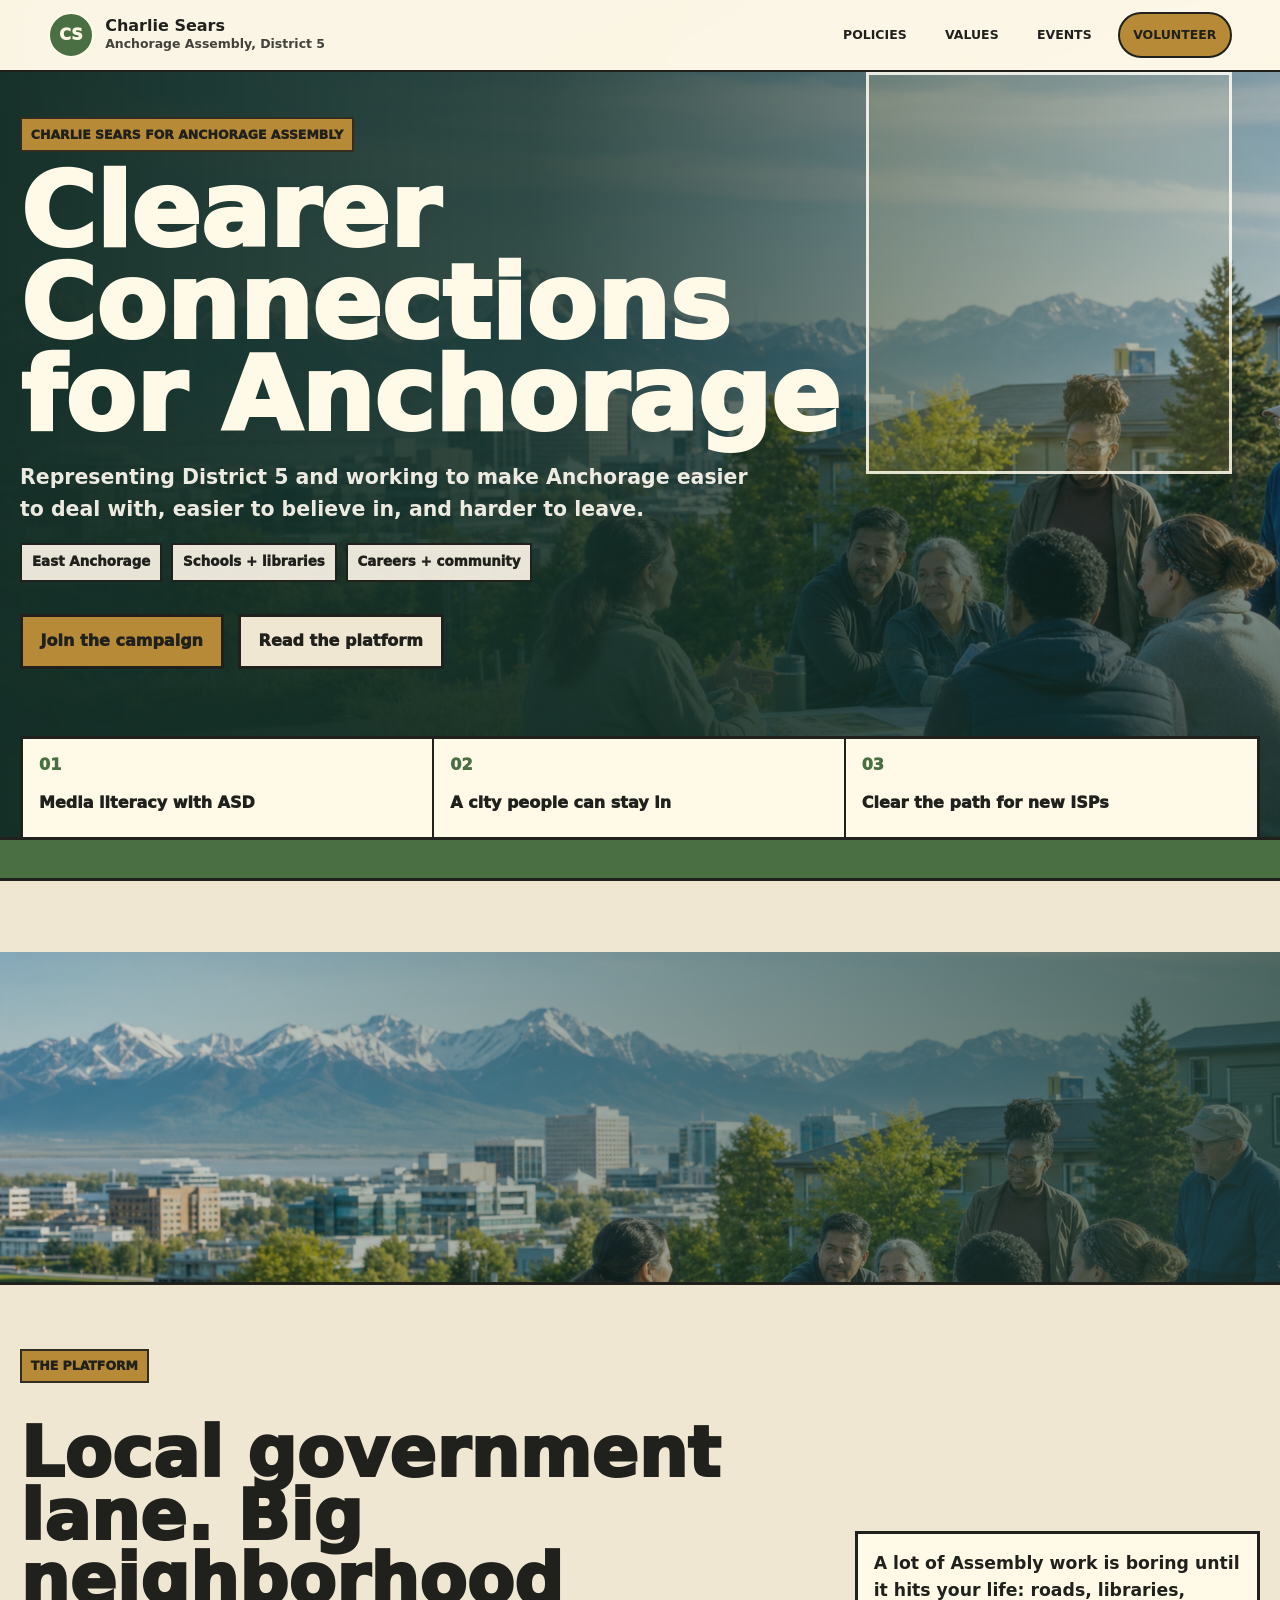
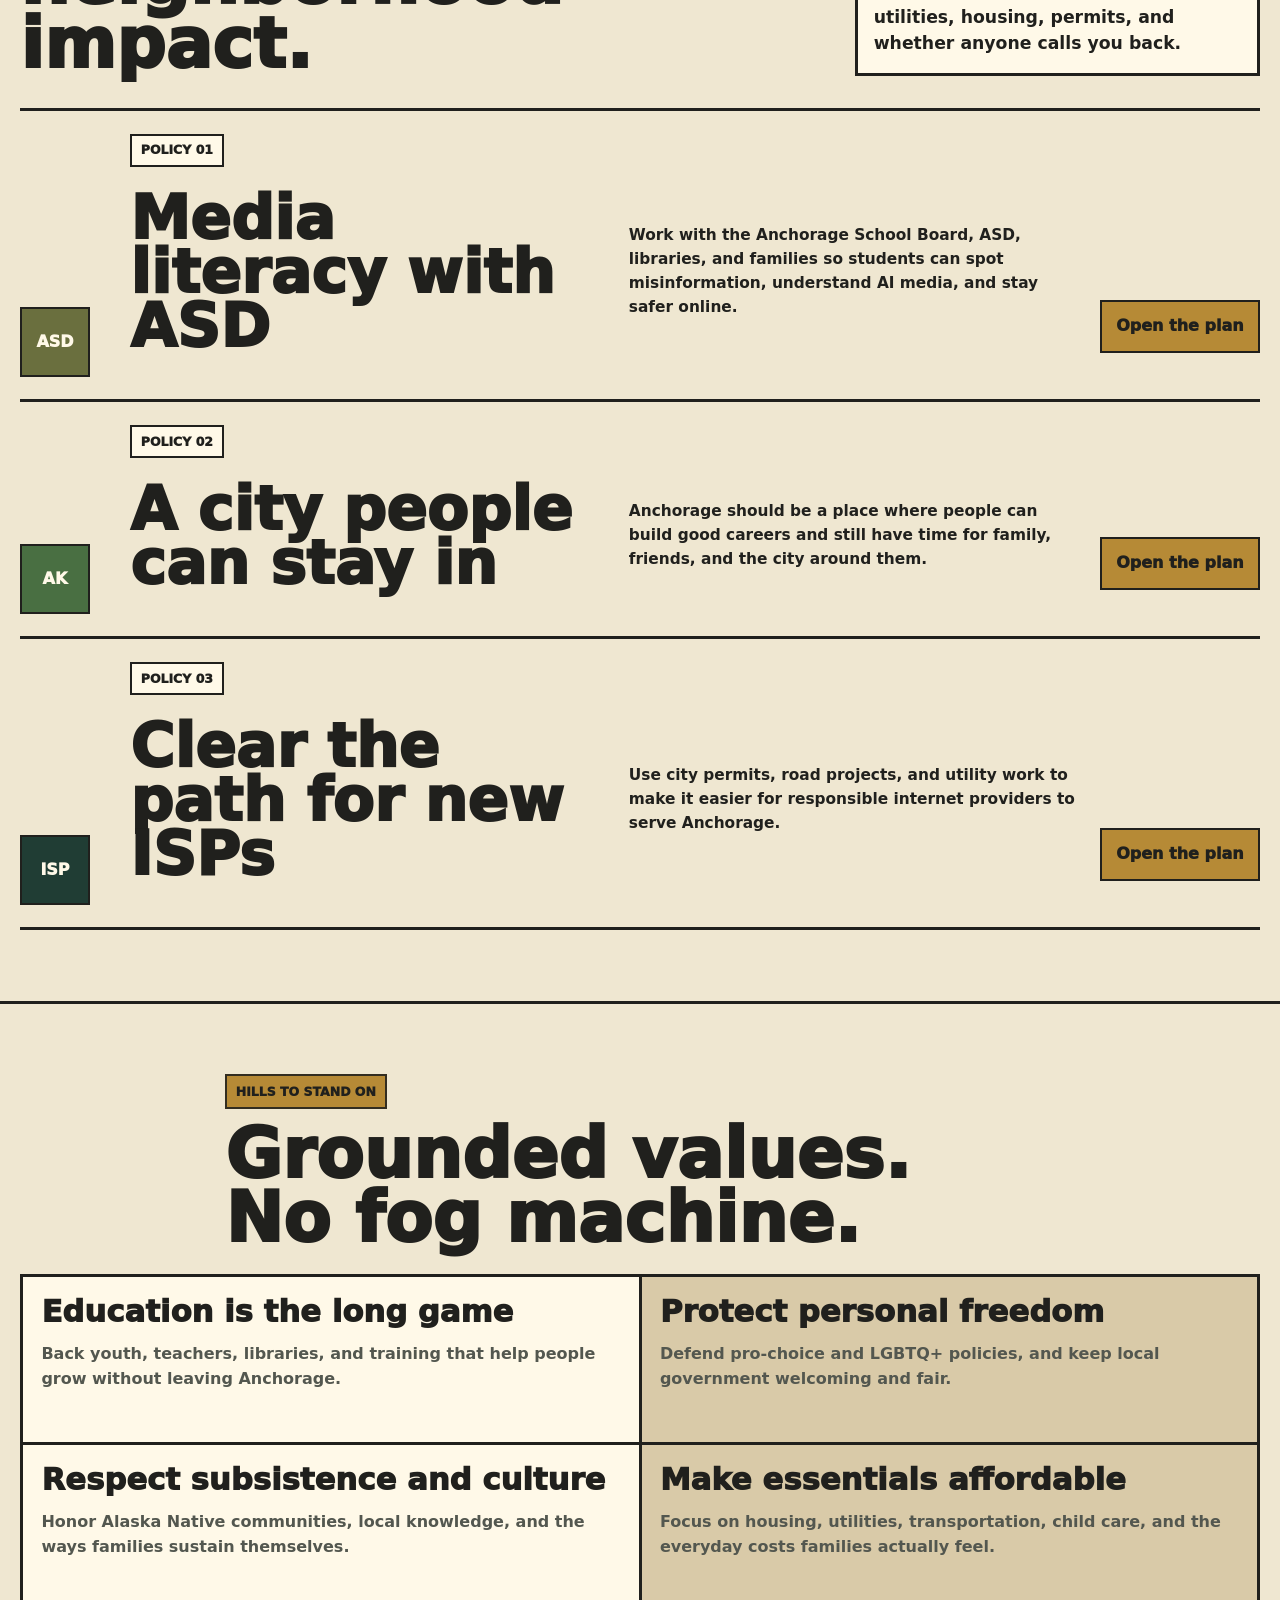
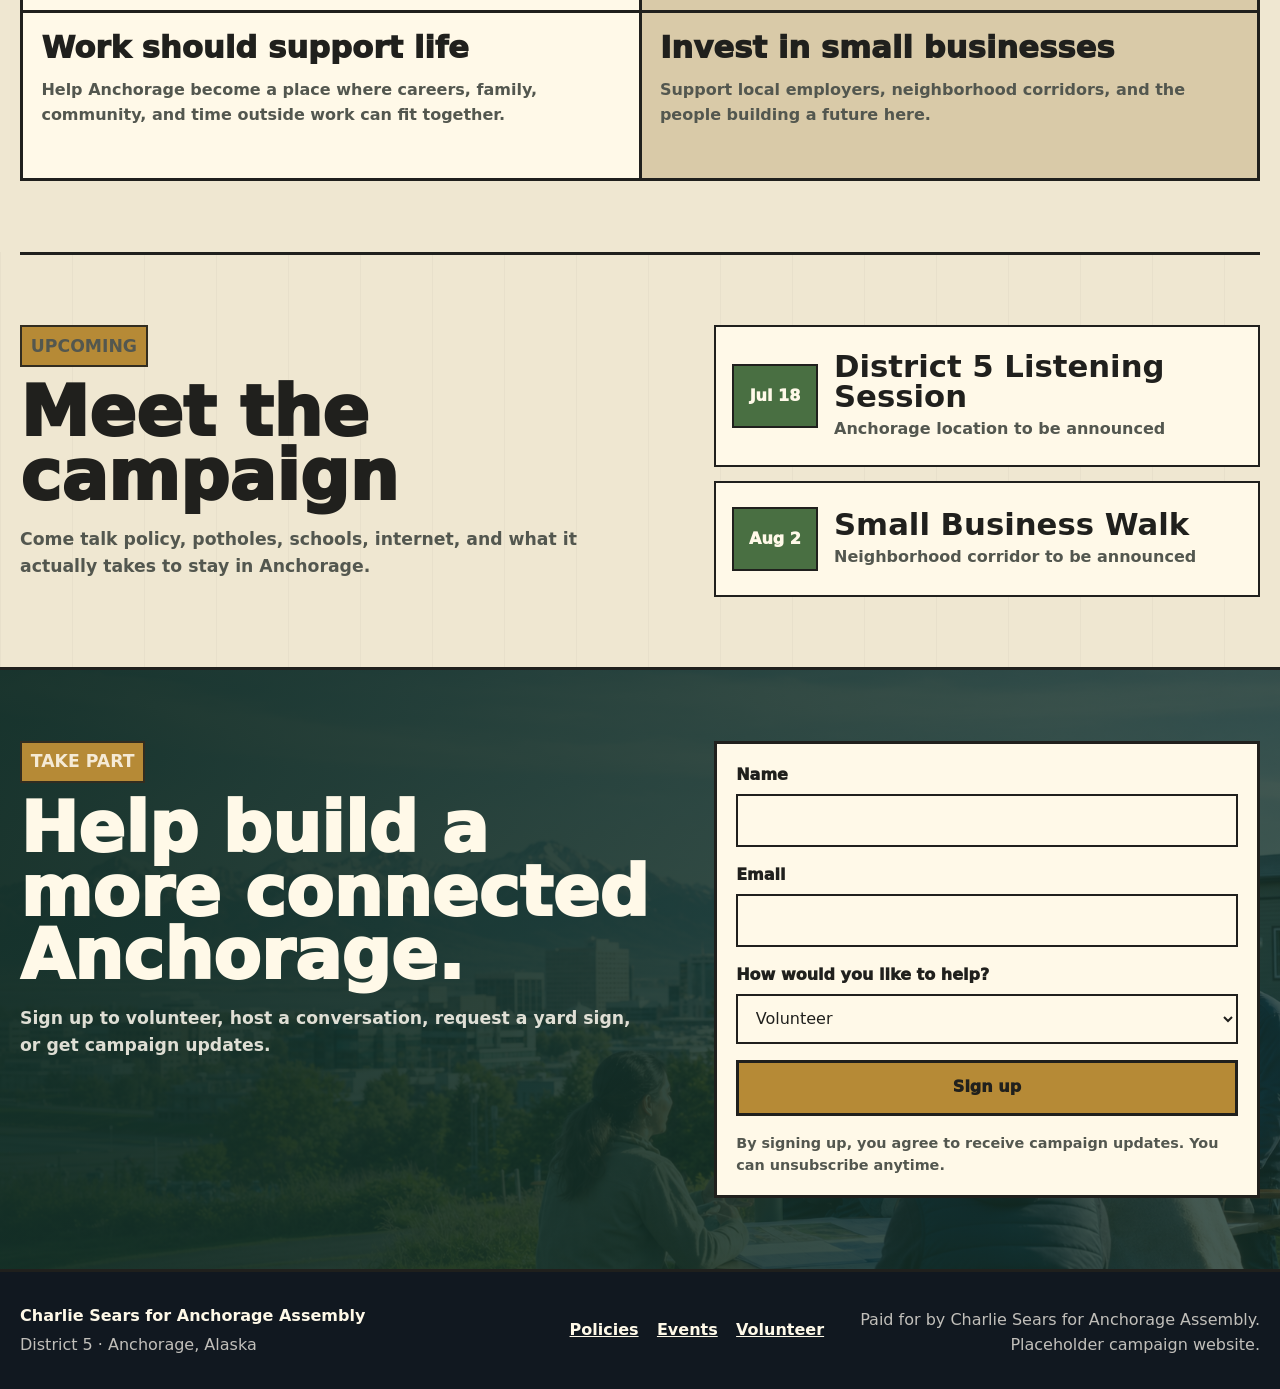
<file: index.html>
<!doctype html>
<html lang="en">
  <head>
    <meta charset="utf-8" />
    <meta name="viewport" content="width=device-width, initial-scale=1" />
    <meta
      name="description"
      content="Charlie Sears for Anchorage Assembly, District 5. A modern local campaign focused on connectivity, education, affordability, small business, and inclusive neighborhoods."
    />
    <title>Charlie Sears for Anchorage Assembly District 5</title>
    <link rel="preload" href="assets/anchorage-district-5-hero.png" as="image" />
    <link rel="stylesheet" href="styles.css" />
  </head>
  <body>
    <a class="skip-link" href="#main">Skip to main content</a>

    <header class="site-header" data-header>
      <a class="brand" href="#top" aria-label="Charlie Sears for Anchorage Assembly home">
        <span class="brand-mark" aria-hidden="true">CS</span>
        <span>
          <strong>Charlie Sears</strong>
          <small>Anchorage Assembly, District 5</small>
        </span>
      </a>

      <button class="nav-toggle" type="button" aria-expanded="false" aria-controls="site-nav">
        <span class="nav-toggle-bars" aria-hidden="true"></span>
        <span class="sr-only">Menu</span>
      </button>

      <nav id="site-nav" class="site-nav" aria-label="Primary navigation">
        <a href="#policies">Policies</a>
        <a href="#values">Values</a>
        <a href="#events">Events</a>
        <a class="nav-action" href="#volunteer">Volunteer</a>
      </nav>
    </header>

    <main id="main">
      <section id="top" class="hero" aria-labelledby="hero-title">
        <img
          class="hero-image"
          src="assets/anchorage-district-5-hero.png"
          alt="Anchorage neighbors gathered outdoors with the Chugach Mountains in the distance"
        />
        <div class="hero-overlay" aria-hidden="true"></div>
        <div class="hero-content">
          <p class="eyebrow">Charlie Sears for Anchorage Assembly</p>
          <h1 id="hero-title">Clearer Connections for Anchorage</h1>
          <p class="hero-copy">
            Representing District 5 and working to make Anchorage easier to deal with, easier to
            believe in, and harder to leave.
          </p>
          <div class="hero-badges" aria-label="Campaign focus areas">
            <span>East Anchorage</span>
            <span>Schools + libraries</span>
            <span>Careers + community</span>
          </div>
          <div class="hero-actions" aria-label="Campaign actions">
            <a class="button button-primary" href="#volunteer">Join the campaign</a>
            <a class="button button-secondary" href="#policies">Read the platform</a>
          </div>
        </div>
        <div class="hero-policy-strip" aria-label="Top priorities">
          <a href="media-literacy/">
            <span>01</span>
            Media literacy with ASD
          </a>
          <a href="stay-in-anchorage/">
            <span>02</span>
            A city people can stay in
          </a>
          <a href="internet-access/">
            <span>03</span>
            Clear the path for new ISPs
          </a>
        </div>
      </section>
      <div class="ridge-divider" aria-hidden="true"></div>

      <section id="policies" class="section section-light platform-section" aria-labelledby="policies-title">
        <div class="section-heading">
          <p class="eyebrow">The Platform</p>
          <h2 id="policies-title">Local government lane. Big neighborhood impact.</h2>
          <p>
            A lot of Assembly work is boring until it hits your life: roads, libraries, utilities,
            housing, permits, and whether anyone calls you back.
          </p>
        </div>

        <div class="policy-grid">
          <article class="policy-card color-gold">
            <div class="policy-symbol" aria-hidden="true">ASD</div>
            <div class="policy-tag">Policy 01</div>
            <h3>Media literacy with ASD</h3>
            <p>
              Work with the Anchorage School Board, ASD, libraries, and families so students can
              spot misinformation, understand AI media, and stay safer online.
            </p>
            <a class="text-link" href="media-literacy/">Open the plan</a>
          </article>

          <article class="policy-card color-green">
            <div class="policy-symbol" aria-hidden="true">AK</div>
            <div class="policy-tag">Policy 02</div>
            <h3>A city people can stay in</h3>
            <p>
              Anchorage should be a place where people can build good careers and still have time
              for family, friends, and the city around them.
            </p>
            <a class="text-link" href="stay-in-anchorage/">Open the plan</a>
          </article>

          <article class="policy-card color-blue">
            <div class="policy-symbol" aria-hidden="true">ISP</div>
            <div class="policy-tag">Policy 03</div>
            <h3>Clear the path for new ISPs</h3>
            <p>
              Use city permits, road projects, and utility work to make it easier for responsible
              internet providers to serve Anchorage.
            </p>
            <a class="text-link" href="internet-access/">Open the plan</a>
          </article>
        </div>
      </section>

      <section id="values" class="section section-light" aria-labelledby="values-title">
        <div class="section-heading compact">
          <p class="eyebrow">Hills To Stand On</p>
          <h2 id="values-title">Grounded values. No fog machine.</h2>
        </div>
        <div class="values-list">
          <article>
            <h3>Education is the long game</h3>
            <p>Back youth, teachers, libraries, and training that help people grow without leaving Anchorage.</p>
          </article>
          <article>
            <h3>Protect personal freedom</h3>
            <p>Defend pro-choice and LGBTQ+ policies, and keep local government welcoming and fair.</p>
          </article>
          <article>
            <h3>Respect subsistence and culture</h3>
            <p>Honor Alaska Native communities, local knowledge, and the ways families sustain themselves.</p>
          </article>
          <article>
            <h3>Make essentials affordable</h3>
            <p>Focus on housing, utilities, transportation, child care, and the everyday costs families actually feel.</p>
          </article>
          <article>
            <h3>Work should support life</h3>
            <p>Help Anchorage become a place where careers, family, community, and time outside work can fit together.</p>
          </article>
          <article>
            <h3>Invest in small businesses</h3>
            <p>Support local employers, neighborhood corridors, and the people building a future here.</p>
          </article>
        </div>
      </section>

      <section id="events" class="section events-section" aria-labelledby="events-title">
        <div>
          <p class="eyebrow">Upcoming</p>
          <h2 id="events-title">Meet the campaign</h2>
          <p>
            Come talk policy, potholes, schools, internet, and what it actually takes to stay in
            Anchorage.
          </p>
        </div>
        <div class="event-list">
          <article class="event-card">
            <time datetime="2026-07-18">Jul 18</time>
            <div>
              <h3>District 5 Listening Session</h3>
              <p>Anchorage location to be announced</p>
            </div>
          </article>
          <article class="event-card">
            <time datetime="2026-08-02">Aug 2</time>
            <div>
              <h3>Small Business Walk</h3>
              <p>Neighborhood corridor to be announced</p>
            </div>
          </article>
        </div>
      </section>

      <section id="volunteer" class="section volunteer-section" aria-labelledby="volunteer-title">
        <div class="volunteer-copy">
          <p class="eyebrow">Take Part</p>
          <h2 id="volunteer-title">Help build a more connected Anchorage.</h2>
          <p>
            Sign up to volunteer, host a conversation, request a yard sign, or get campaign
            updates.
          </p>
        </div>

        <form class="signup-form" action="#" method="post">
          <div class="form-row">
            <label for="name">Name</label>
            <input id="name" name="name" autocomplete="name" required />
          </div>
          <div class="form-row">
            <label for="email">Email</label>
            <input id="email" name="email" type="email" autocomplete="email" required />
          </div>
          <div class="form-row">
            <label for="interest">How would you like to help?</label>
            <select id="interest" name="interest">
              <option>Volunteer</option>
              <option>Host an event</option>
              <option>Request a yard sign</option>
              <option>Receive updates</option>
            </select>
          </div>
          <button class="button button-primary" type="submit">Sign up</button>
          <p class="form-note">By signing up, you agree to receive campaign updates. You can unsubscribe anytime.</p>
        </form>
      </section>
    </main>

    <footer class="site-footer">
      <div>
        <strong>Charlie Sears for Anchorage Assembly</strong>
        <p>District 5 · Anchorage, Alaska</p>
      </div>
      <nav aria-label="Footer navigation">
        <a href="#policies">Policies</a>
        <a href="#events">Events</a>
        <a href="#volunteer">Volunteer</a>
      </nav>
      <p class="disclaimer">Paid for by Charlie Sears for Anchorage Assembly. Placeholder campaign website.</p>
    </footer>

    <script src="script.js"></script>
  </body>
</html>
</file>
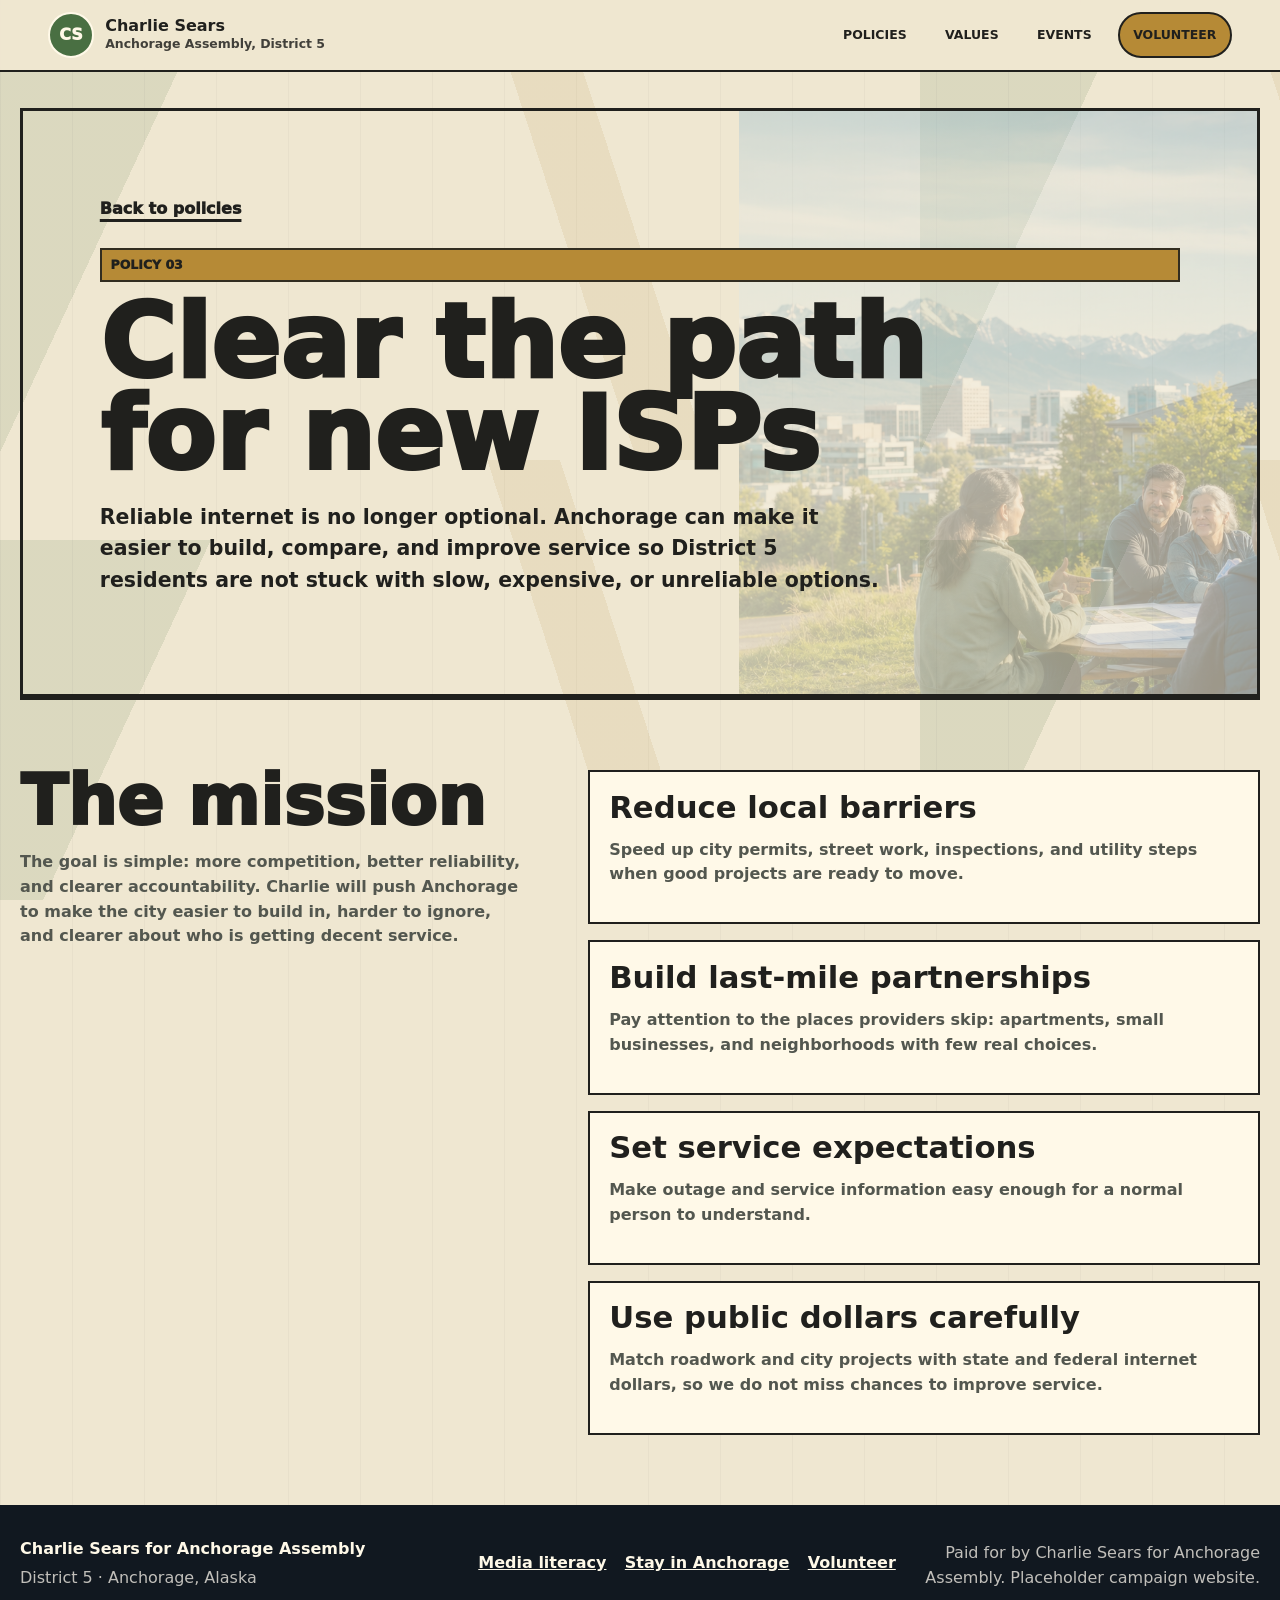
<file: internet-access/index.html>
<!doctype html>
<html lang="en">
  <head>
    <meta charset="utf-8" />
    <meta name="viewport" content="width=device-width, initial-scale=1" />
    <meta
      name="description"
      content="Charlie Sears policy plan to make it easier for new internet providers to serve Anchorage District 5."
    />
    <title>Internet Access | Charlie Sears for Anchorage Assembly</title>
    <link rel="stylesheet" href="../styles.css" />
  </head>
  <body>
    <a class="skip-link" href="#main">Skip to main content</a>
    <header class="site-header is-scrolled" data-header>
      <a class="brand" href="../#top" aria-label="Charlie Sears for Anchorage Assembly home">
        <span class="brand-mark" aria-hidden="true">CS</span>
        <span>
          <strong>Charlie Sears</strong>
          <small>Anchorage Assembly, District 5</small>
        </span>
      </a>
      <button class="nav-toggle" type="button" aria-expanded="false" aria-controls="site-nav">
        <span class="nav-toggle-bars" aria-hidden="true"></span>
        <span class="sr-only">Menu</span>
      </button>
      <nav id="site-nav" class="site-nav" aria-label="Primary navigation">
        <a href="../#policies">Policies</a>
        <a href="../#values">Values</a>
        <a href="../#events">Events</a>
        <a class="nav-action" href="../#volunteer">Volunteer</a>
      </nav>
    </header>

    <main id="main" class="page-main">
      <section class="policy-hero color-blue" aria-labelledby="page-title">
        <a class="back-link" href="../#policies">Back to policies</a>
        <p class="eyebrow">Policy 03</p>
        <h1 id="page-title">Clear the path for new ISPs</h1>
        <p>
          Reliable internet is no longer optional. Anchorage can make it easier to build, compare,
          and improve service so District 5 residents are not stuck with slow, expensive, or
          unreliable options.
        </p>
      </section>

      <section class="policy-detail section" aria-label="Internet access policy details">
        <div class="detail-lede">
          <h2>The mission</h2>
          <p>
            The goal is simple: more competition, better reliability, and clearer accountability.
            Charlie will push Anchorage to make the city easier to build in, harder to ignore, and
            clearer about who is getting decent service.
          </p>
        </div>
        <div class="detail-grid">
          <article>
            <h3>Reduce local barriers</h3>
            <p>
              Speed up city permits, street work, inspections, and utility steps when good projects
              are ready to move.
            </p>
          </article>
          <article>
            <h3>Build last-mile partnerships</h3>
            <p>
              Pay attention to the places providers skip: apartments, small businesses, and
              neighborhoods with few real choices.
            </p>
          </article>
          <article>
            <h3>Set service expectations</h3>
            <p>
              Make outage and service information easy enough for a normal person to understand.
            </p>
          </article>
          <article>
            <h3>Use public dollars carefully</h3>
            <p>
              Match roadwork and city projects with state and federal internet dollars, so we do
              not miss chances to improve service.
            </p>
          </article>
        </div>
      </section>
    </main>

    <footer class="site-footer">
      <div>
        <strong>Charlie Sears for Anchorage Assembly</strong>
        <p>District 5 · Anchorage, Alaska</p>
      </div>
      <nav aria-label="Footer navigation">
        <a href="../media-literacy/">Media literacy</a>
        <a href="../stay-in-anchorage/">Stay in Anchorage</a>
        <a href="../#volunteer">Volunteer</a>
      </nav>
      <p class="disclaimer">Paid for by Charlie Sears for Anchorage Assembly. Placeholder campaign website.</p>
    </footer>
    <script src="../script.js"></script>
  </body>
</html>
</file>
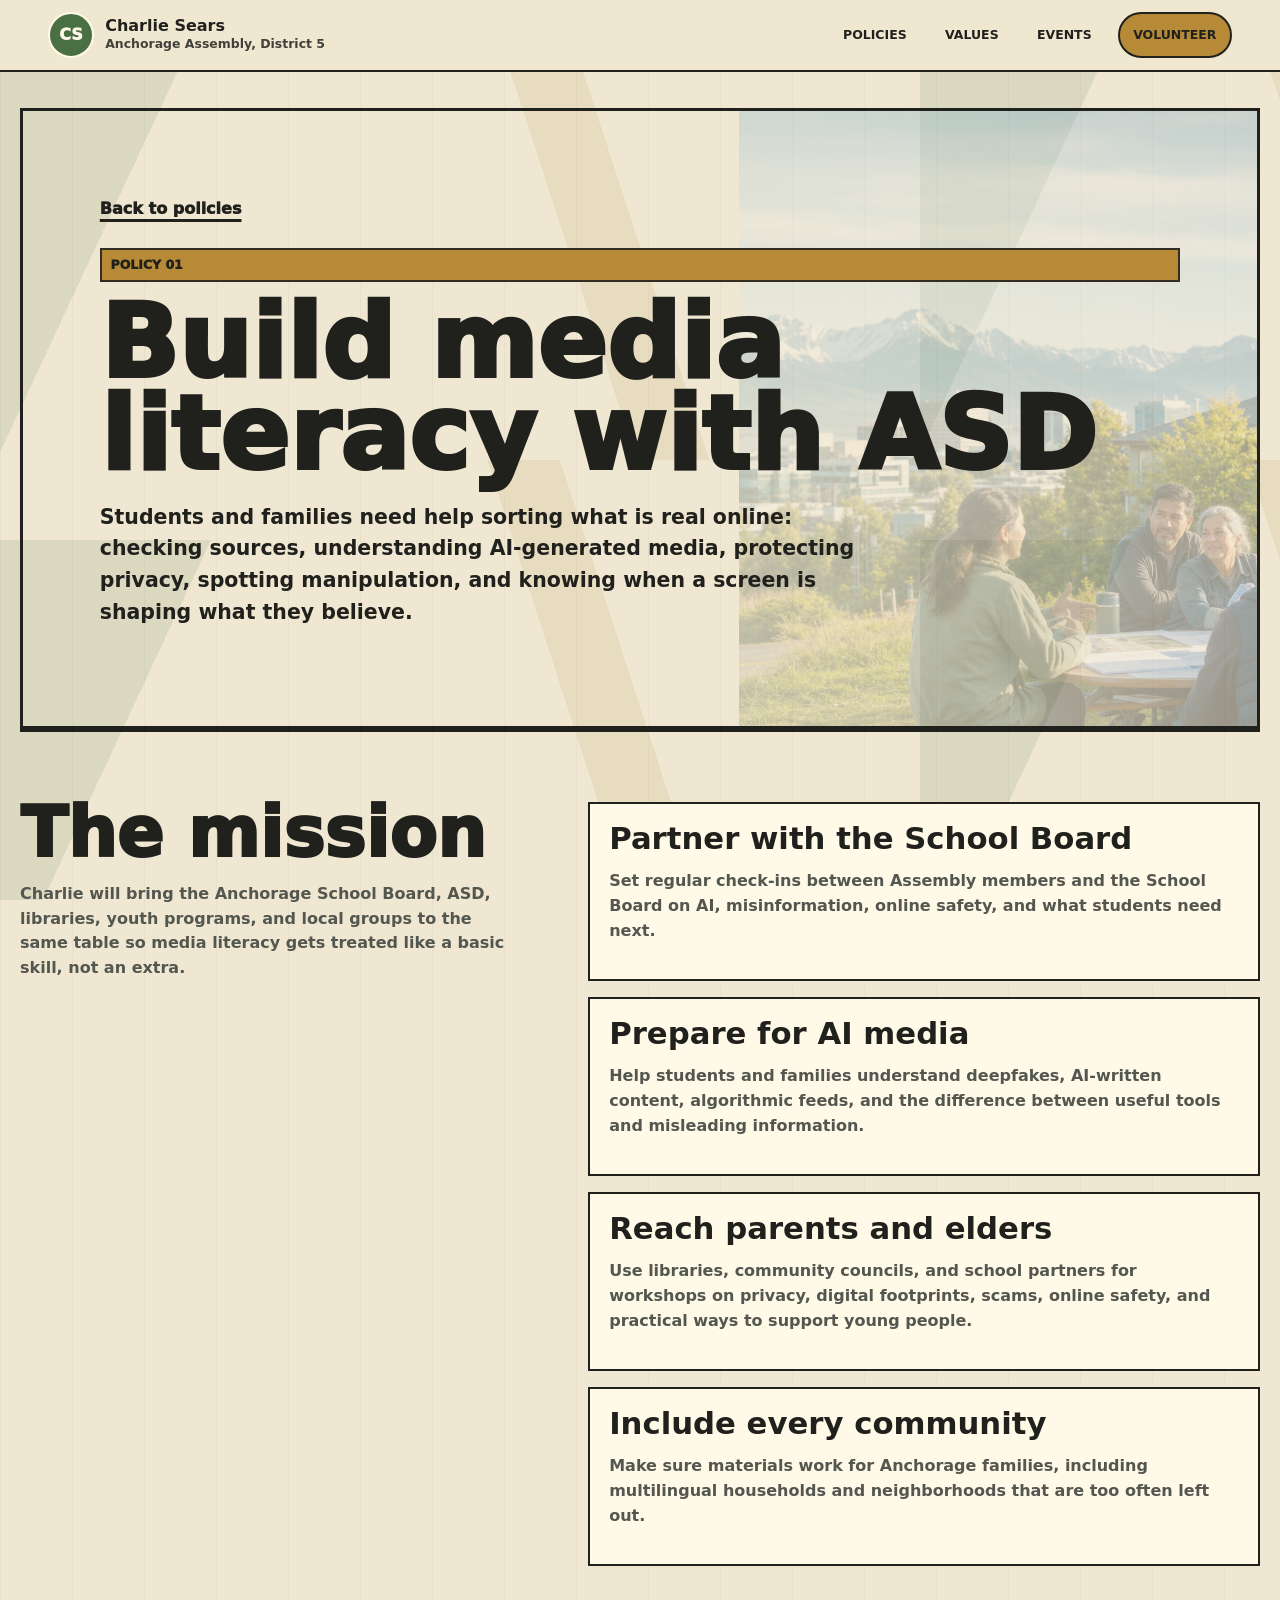
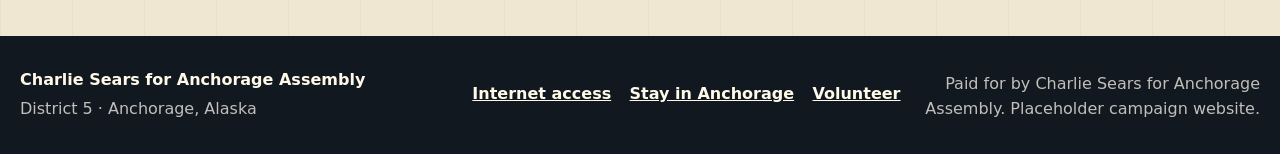
<file: media-literacy/index.html>
<!doctype html>
<html lang="en">
  <head>
    <meta charset="utf-8" />
    <meta name="viewport" content="width=device-width, initial-scale=1" />
    <meta
      name="description"
      content="Charlie Sears policy plan for media literacy, AI awareness, and youth readiness in Anchorage District 5."
    />
    <title>Media Literacy | Charlie Sears for Anchorage Assembly</title>
    <link rel="stylesheet" href="../styles.css" />
  </head>
  <body>
    <a class="skip-link" href="#main">Skip to main content</a>
    <header class="site-header is-scrolled" data-header>
      <a class="brand" href="../#top" aria-label="Charlie Sears for Anchorage Assembly home">
        <span class="brand-mark" aria-hidden="true">CS</span>
        <span>
          <strong>Charlie Sears</strong>
          <small>Anchorage Assembly, District 5</small>
        </span>
      </a>
      <button class="nav-toggle" type="button" aria-expanded="false" aria-controls="site-nav">
        <span class="nav-toggle-bars" aria-hidden="true"></span>
        <span class="sr-only">Menu</span>
      </button>
      <nav id="site-nav" class="site-nav" aria-label="Primary navigation">
        <a href="../#policies">Policies</a>
        <a href="../#values">Values</a>
        <a href="../#events">Events</a>
        <a class="nav-action" href="../#volunteer">Volunteer</a>
      </nav>
    </header>

    <main id="main" class="page-main">
      <section class="policy-hero color-gold" aria-labelledby="page-title">
        <a class="back-link" href="../#policies">Back to policies</a>
        <p class="eyebrow">Policy 01</p>
        <h1 id="page-title">Build media literacy with ASD</h1>
        <p>
          Students and families need help sorting what is real online: checking sources,
          understanding AI-generated media, protecting privacy, spotting manipulation, and knowing
          when a screen is shaping what they believe.
        </p>
      </section>

      <section class="policy-detail section" aria-label="Media literacy policy details">
        <div class="detail-lede">
          <h2>The mission</h2>
          <p>
            Charlie will bring the Anchorage School Board, ASD, libraries, youth programs, and
            local groups to the same table so media literacy gets treated like a basic skill, not
            an extra.
          </p>
        </div>
        <div class="detail-grid">
          <article>
            <h3>Partner with the School Board</h3>
            <p>
              Set regular check-ins between Assembly members and the School Board on AI,
              misinformation, online safety, and what students need next.
            </p>
          </article>
          <article>
            <h3>Prepare for AI media</h3>
            <p>
              Help students and families understand deepfakes, AI-written content, algorithmic
              feeds, and the difference between useful tools and misleading information.
            </p>
          </article>
          <article>
            <h3>Reach parents and elders</h3>
            <p>
              Use libraries, community councils, and school partners for workshops on privacy,
              digital footprints, scams, online safety, and practical ways to support young people.
            </p>
          </article>
          <article>
            <h3>Include every community</h3>
            <p>
              Make sure materials work for Anchorage families, including multilingual households
              and neighborhoods that are too often left out.
            </p>
          </article>
        </div>
      </section>
    </main>

    <footer class="site-footer">
      <div>
        <strong>Charlie Sears for Anchorage Assembly</strong>
        <p>District 5 · Anchorage, Alaska</p>
      </div>
      <nav aria-label="Footer navigation">
        <a href="../internet-access/">Internet access</a>
        <a href="../stay-in-anchorage/">Stay in Anchorage</a>
        <a href="../#volunteer">Volunteer</a>
      </nav>
      <p class="disclaimer">Paid for by Charlie Sears for Anchorage Assembly. Placeholder campaign website.</p>
    </footer>
    <script src="../script.js"></script>
  </body>
</html>
</file>
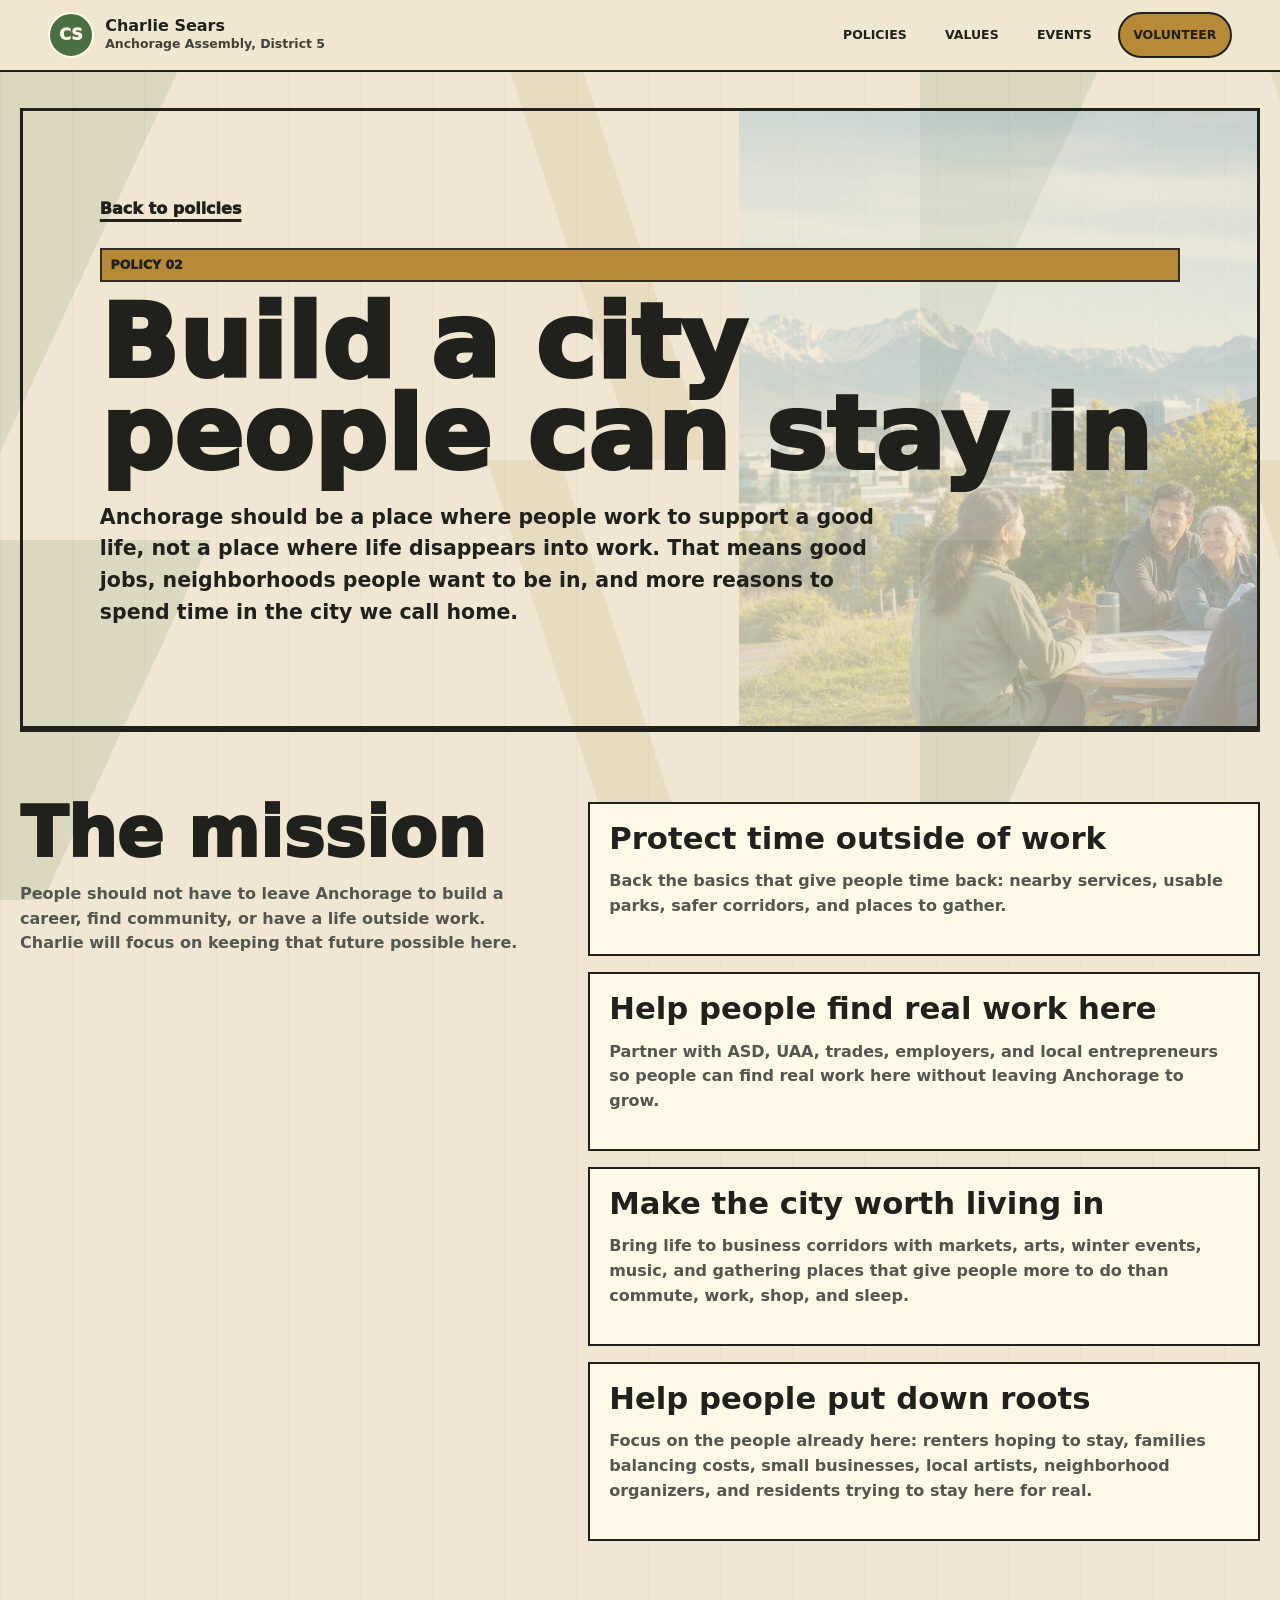
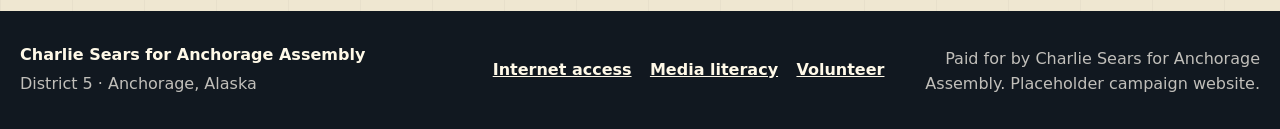
<file: stay-in-anchorage/index.html>
<!doctype html>
<html lang="en">
  <head>
    <meta charset="utf-8" />
    <meta name="viewport" content="width=device-width, initial-scale=1" />
    <meta
      name="description"
      content="Charlie Sears policy plan for retaining people in Anchorage through livability, local opportunity, active public spaces, and neighborhood business corridors."
    />
    <title>A City People Can Stay In | Charlie Sears for Anchorage Assembly</title>
    <link rel="stylesheet" href="../styles.css" />
  </head>
  <body>
    <a class="skip-link" href="#main">Skip to main content</a>
    <header class="site-header is-scrolled" data-header>
      <a class="brand" href="../#top" aria-label="Charlie Sears for Anchorage Assembly home">
        <span class="brand-mark" aria-hidden="true">CS</span>
        <span>
          <strong>Charlie Sears</strong>
          <small>Anchorage Assembly, District 5</small>
        </span>
      </a>
      <button class="nav-toggle" type="button" aria-expanded="false" aria-controls="site-nav">
        <span class="nav-toggle-bars" aria-hidden="true"></span>
        <span class="sr-only">Menu</span>
      </button>
      <nav id="site-nav" class="site-nav" aria-label="Primary navigation">
        <a href="../#policies">Policies</a>
        <a href="../#values">Values</a>
        <a href="../#events">Events</a>
        <a class="nav-action" href="../#volunteer">Volunteer</a>
      </nav>
    </header>

    <main id="main" class="page-main">
      <section class="policy-hero color-green" aria-labelledby="page-title">
        <a class="back-link" href="../#policies">Back to policies</a>
        <p class="eyebrow">Policy 02</p>
        <h1 id="page-title">Build a city people can stay in</h1>
        <p>
          Anchorage should be a place where people work to support a good life, not a place where
          life disappears into work. That means good jobs, neighborhoods people want to be in, and
          more reasons to spend time in the city we call home.
        </p>
      </section>

      <section class="policy-detail section" aria-label="Retention and livability policy details">
        <div class="detail-lede">
          <h2>The mission</h2>
          <p>
            People should not have to leave Anchorage to build a career, find community, or have a
            life outside work. Charlie will focus on keeping that future possible here.
          </p>
        </div>
        <div class="detail-grid">
          <article>
            <h3>Protect time outside of work</h3>
            <p>
              Back the basics that give people time back: nearby services, usable parks, safer
              corridors, and places to gather.
            </p>
          </article>
          <article>
            <h3>Help people find real work here</h3>
            <p>
              Partner with ASD, UAA, trades, employers, and local entrepreneurs so people can find
              real work here without leaving Anchorage to grow.
            </p>
          </article>
          <article>
            <h3>Make the city worth living in</h3>
            <p>
              Bring life to business corridors with markets, arts, winter events, music, and
              gathering places that give people more to do than commute, work, shop, and sleep.
            </p>
          </article>
          <article>
            <h3>Help people put down roots</h3>
            <p>
              Focus on the people already here: renters hoping to stay, families balancing costs,
              small businesses, local artists, neighborhood organizers, and residents trying to
              stay here for real.
            </p>
          </article>
        </div>
      </section>
    </main>

    <footer class="site-footer">
      <div>
        <strong>Charlie Sears for Anchorage Assembly</strong>
        <p>District 5 · Anchorage, Alaska</p>
      </div>
      <nav aria-label="Footer navigation">
        <a href="../internet-access/">Internet access</a>
        <a href="../media-literacy/">Media literacy</a>
        <a href="../#volunteer">Volunteer</a>
      </nav>
      <p class="disclaimer">Paid for by Charlie Sears for Anchorage Assembly. Placeholder campaign website.</p>
    </footer>
    <script src="../script.js"></script>
  </body>
</html>
</file>
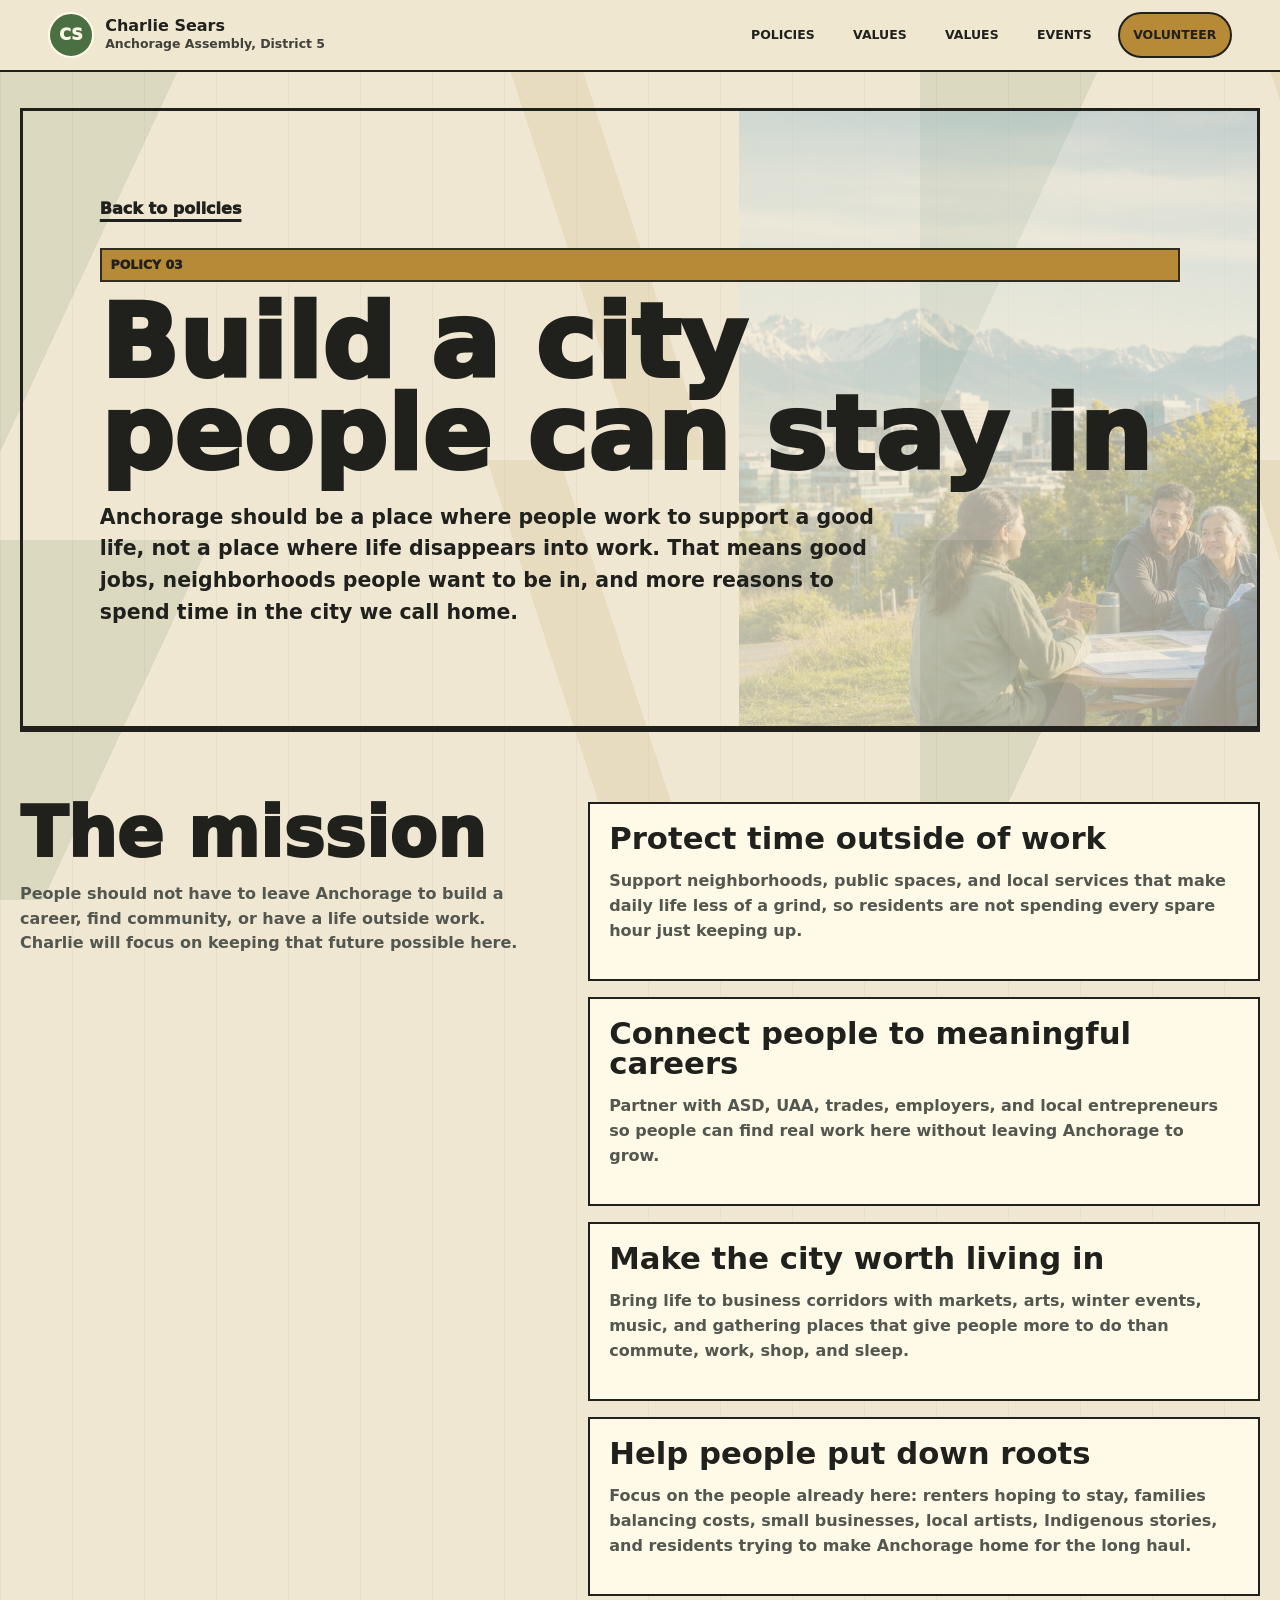
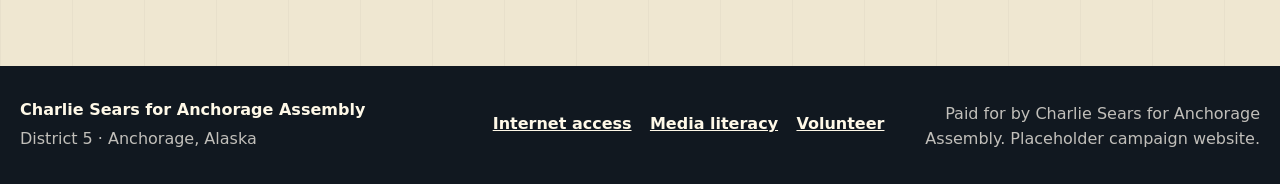
<file: creative-economy.html>
<!doctype html>
<html lang="en">
  <head>
    <meta charset="utf-8" />
    <meta name="viewport" content="width=device-width, initial-scale=1" />
    <meta
      name="description"
      content="Charlie Sears policy plan for retaining people in Anchorage through livability, local opportunity, active public spaces, and neighborhood business corridors."
    />
    <title>A City People Can Stay In | Charlie Sears for Anchorage Assembly</title>
    <link rel="stylesheet" href="styles.css" />
  </head>
  <body>
    <a class="skip-link" href="#main">Skip to main content</a>
    <header class="site-header is-scrolled" data-header>
      <a class="brand" href="index.html#top" aria-label="Charlie Sears for Anchorage Assembly home">
        <span class="brand-mark" aria-hidden="true">CS</span>
        <span>
          <strong>Charlie Sears</strong>
          <small>Anchorage Assembly, District 5</small>
        </span>
      </a>
      <button class="nav-toggle" type="button" aria-expanded="false" aria-controls="site-nav">
        <span class="nav-toggle-bars" aria-hidden="true"></span>
        <span class="sr-only">Menu</span>
      </button>
      <nav id="site-nav" class="site-nav" aria-label="Primary navigation">
        <a href="index.html#policies">Policies</a>
        <a href="index.html#values">Values</a>
        <a href="index.html#values">Values</a>
        <a href="index.html#events">Events</a>
        <a class="nav-action" href="index.html#volunteer">Volunteer</a>
      </nav>
    </header>

    <main id="main" class="page-main">
      <section class="policy-hero color-green" aria-labelledby="page-title">
        <a class="back-link" href="index.html#policies">Back to policies</a>
        <p class="eyebrow">Policy 03</p>
        <h1 id="page-title">Build a city people can stay in</h1>
        <p>
          Anchorage should be a place where people work to support a good life, not a place where
          life disappears into work. That means good jobs, neighborhoods people want to be in, and
          more reasons to spend time in the city we call home.
        </p>
      </section>

      <section class="policy-detail section" aria-label="Retention and livability policy details">
        <div class="detail-lede">
          <h2>The mission</h2>
          <p>
            People should not have to leave Anchorage to build a career, find community, or have a
            life outside work. Charlie will focus on keeping that future possible here.
          </p>
        </div>
        <div class="detail-grid">
          <article>
            <h3>Protect time outside of work</h3>
            <p>
              Support neighborhoods, public spaces, and local services that make daily life less of
              a grind, so residents are not spending every spare hour just keeping up.
            </p>
          </article>
          <article>
            <h3>Connect people to meaningful careers</h3>
            <p>
              Partner with ASD, UAA, trades, employers, and local entrepreneurs so people can find
              real work here without leaving Anchorage to grow.
            </p>
          </article>
          <article>
            <h3>Make the city worth living in</h3>
            <p>
              Bring life to business corridors with markets, arts, winter events, music, and
              gathering places that give people more to do than commute, work, shop, and sleep.
            </p>
          </article>
          <article>
            <h3>Help people put down roots</h3>
            <p>
              Focus on the people already here: renters hoping to stay, families balancing costs,
              small businesses, local artists, Indigenous stories, and residents trying to make
              Anchorage home for the long haul.
            </p>
          </article>
        </div>
      </section>
    </main>

    <footer class="site-footer">
      <div>
        <strong>Charlie Sears for Anchorage Assembly</strong>
        <p>District 5 · Anchorage, Alaska</p>
      </div>
      <nav aria-label="Footer navigation">
        <a href="internet-access.html">Internet access</a>
        <a href="media-literacy.html">Media literacy</a>
        <a href="index.html#volunteer">Volunteer</a>
      </nav>
      <p class="disclaimer">Paid for by Charlie Sears for Anchorage Assembly. Placeholder campaign website.</p>
    </footer>
    <script src="script.js"></script>
  </body>
</html>
</file>
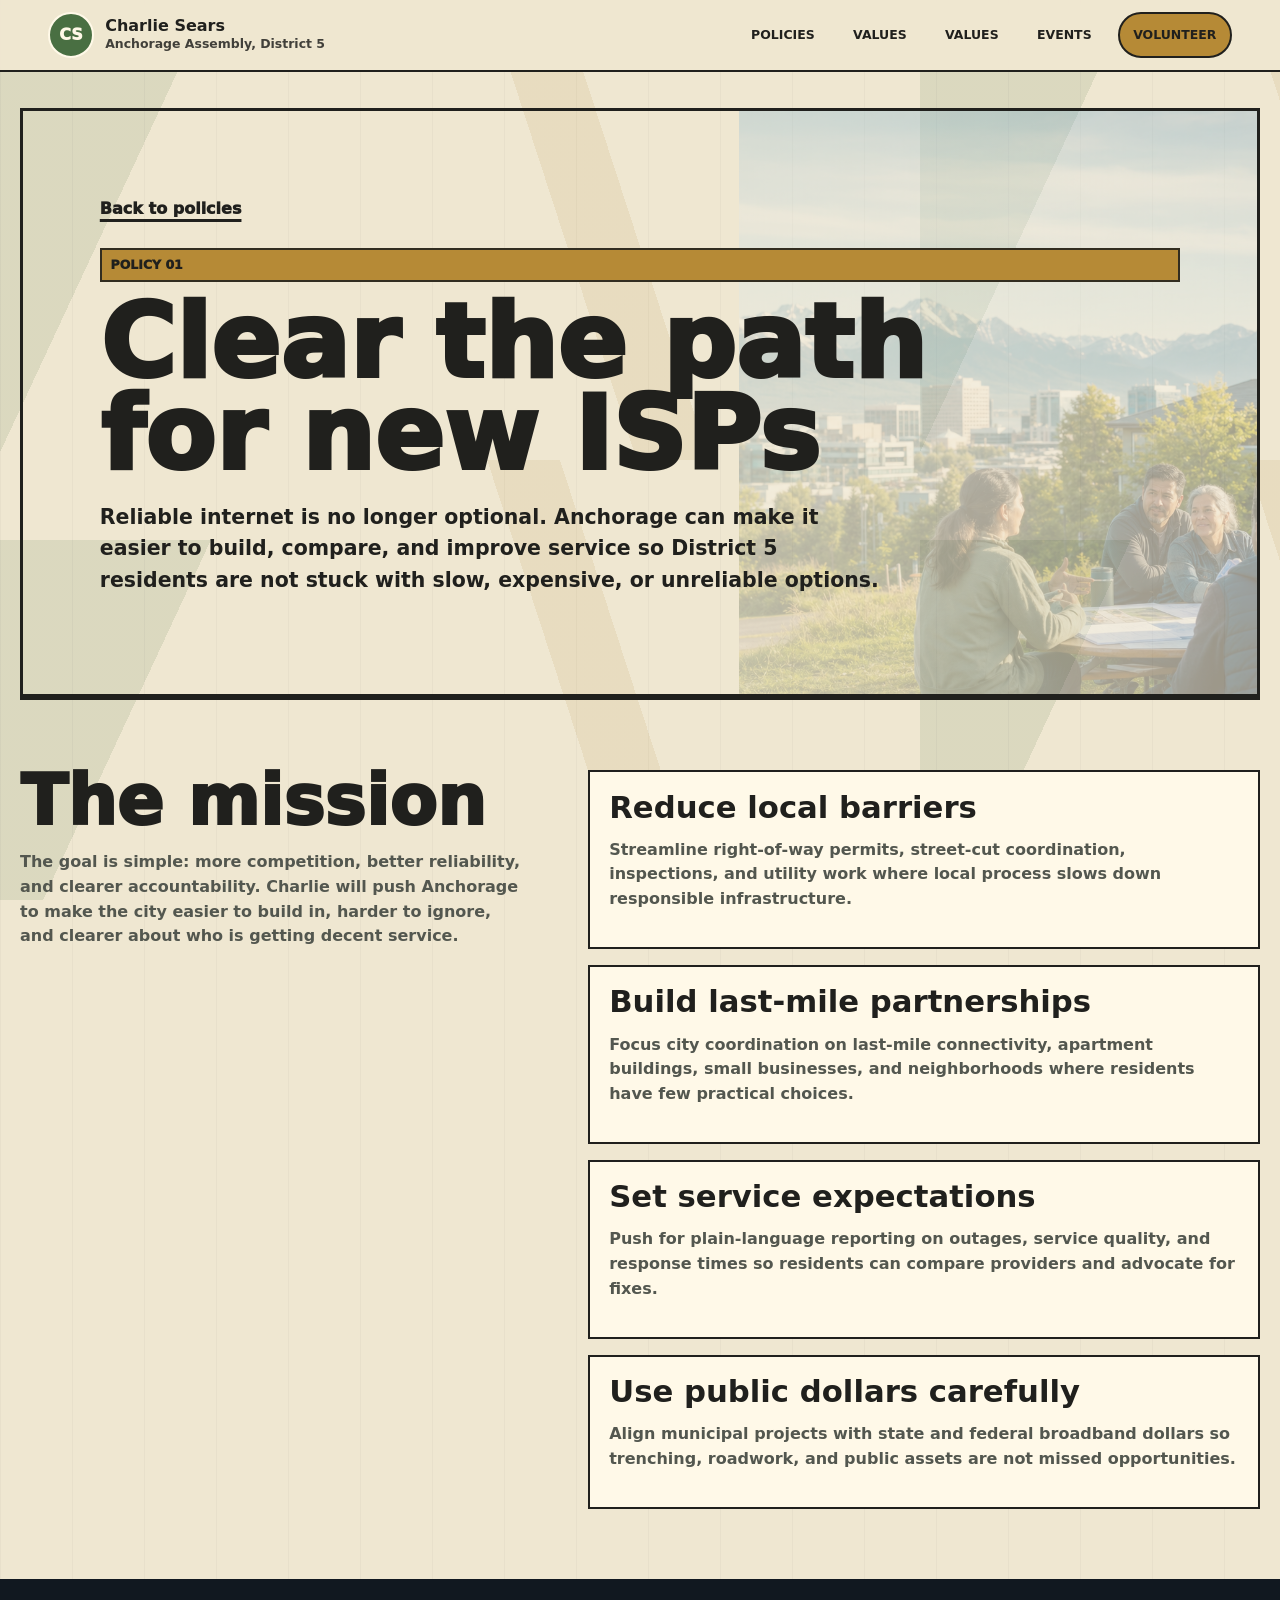
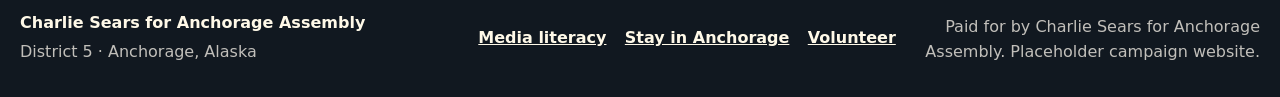
<file: internet-access.html>
<!doctype html>
<html lang="en">
  <head>
    <meta charset="utf-8" />
    <meta name="viewport" content="width=device-width, initial-scale=1" />
    <meta
      name="description"
      content="Charlie Sears policy plan to clear municipal barriers for new ISPs and reliable internet service in Anchorage District 5."
    />
    <title>Internet Access | Charlie Sears for Anchorage Assembly</title>
    <link rel="stylesheet" href="styles.css" />
  </head>
  <body>
    <a class="skip-link" href="#main">Skip to main content</a>
    <header class="site-header is-scrolled" data-header>
      <a class="brand" href="index.html#top" aria-label="Charlie Sears for Anchorage Assembly home">
        <span class="brand-mark" aria-hidden="true">CS</span>
        <span>
          <strong>Charlie Sears</strong>
          <small>Anchorage Assembly, District 5</small>
        </span>
      </a>
      <button class="nav-toggle" type="button" aria-expanded="false" aria-controls="site-nav">
        <span class="nav-toggle-bars" aria-hidden="true"></span>
        <span class="sr-only">Menu</span>
      </button>
      <nav id="site-nav" class="site-nav" aria-label="Primary navigation">
        <a href="index.html#policies">Policies</a>
        <a href="index.html#values">Values</a>
        <a href="index.html#values">Values</a>
        <a href="index.html#events">Events</a>
        <a class="nav-action" href="index.html#volunteer">Volunteer</a>
      </nav>
    </header>

    <main id="main" class="page-main">
      <section class="policy-hero color-blue" aria-labelledby="page-title">
        <a class="back-link" href="index.html#policies">Back to policies</a>
        <p class="eyebrow">Policy 01</p>
        <h1 id="page-title">Clear the path for new ISPs</h1>
        <p>
          Reliable internet is no longer optional. Anchorage can make it easier to build, compare,
          and improve service so District 5 residents are not stuck with slow, expensive, or
          unreliable options.
        </p>
      </section>

      <section class="policy-detail section" aria-label="Internet access policy details">
        <div class="detail-lede">
          <h2>The mission</h2>
          <p>
            The goal is simple: more competition, better reliability, and clearer accountability.
            Charlie will push Anchorage to make the city easier to build in, harder to ignore, and
            clearer about who is getting decent service.
          </p>
        </div>
        <div class="detail-grid">
          <article>
            <h3>Reduce local barriers</h3>
            <p>
              Streamline right-of-way permits, street-cut coordination, inspections, and utility
              work where local process slows down responsible infrastructure.
            </p>
          </article>
          <article>
            <h3>Build last-mile partnerships</h3>
            <p>
              Focus city coordination on last-mile connectivity, apartment buildings, small
              businesses, and neighborhoods where residents have few practical choices.
            </p>
          </article>
          <article>
            <h3>Set service expectations</h3>
            <p>
              Push for plain-language reporting on outages, service quality, and response times so
              residents can compare providers and advocate for fixes.
            </p>
          </article>
          <article>
            <h3>Use public dollars carefully</h3>
            <p>
              Align municipal projects with state and federal broadband dollars so trenching,
              roadwork, and public assets are not missed opportunities.
            </p>
          </article>
        </div>
      </section>
    </main>

    <footer class="site-footer">
      <div>
        <strong>Charlie Sears for Anchorage Assembly</strong>
        <p>District 5 · Anchorage, Alaska</p>
      </div>
      <nav aria-label="Footer navigation">
        <a href="media-literacy.html">Media literacy</a>
        <a href="creative-economy.html">Stay in Anchorage</a>
        <a href="index.html#volunteer">Volunteer</a>
      </nav>
      <p class="disclaimer">Paid for by Charlie Sears for Anchorage Assembly. Placeholder campaign website.</p>
    </footer>
    <script src="script.js"></script>
  </body>
</html>
</file>
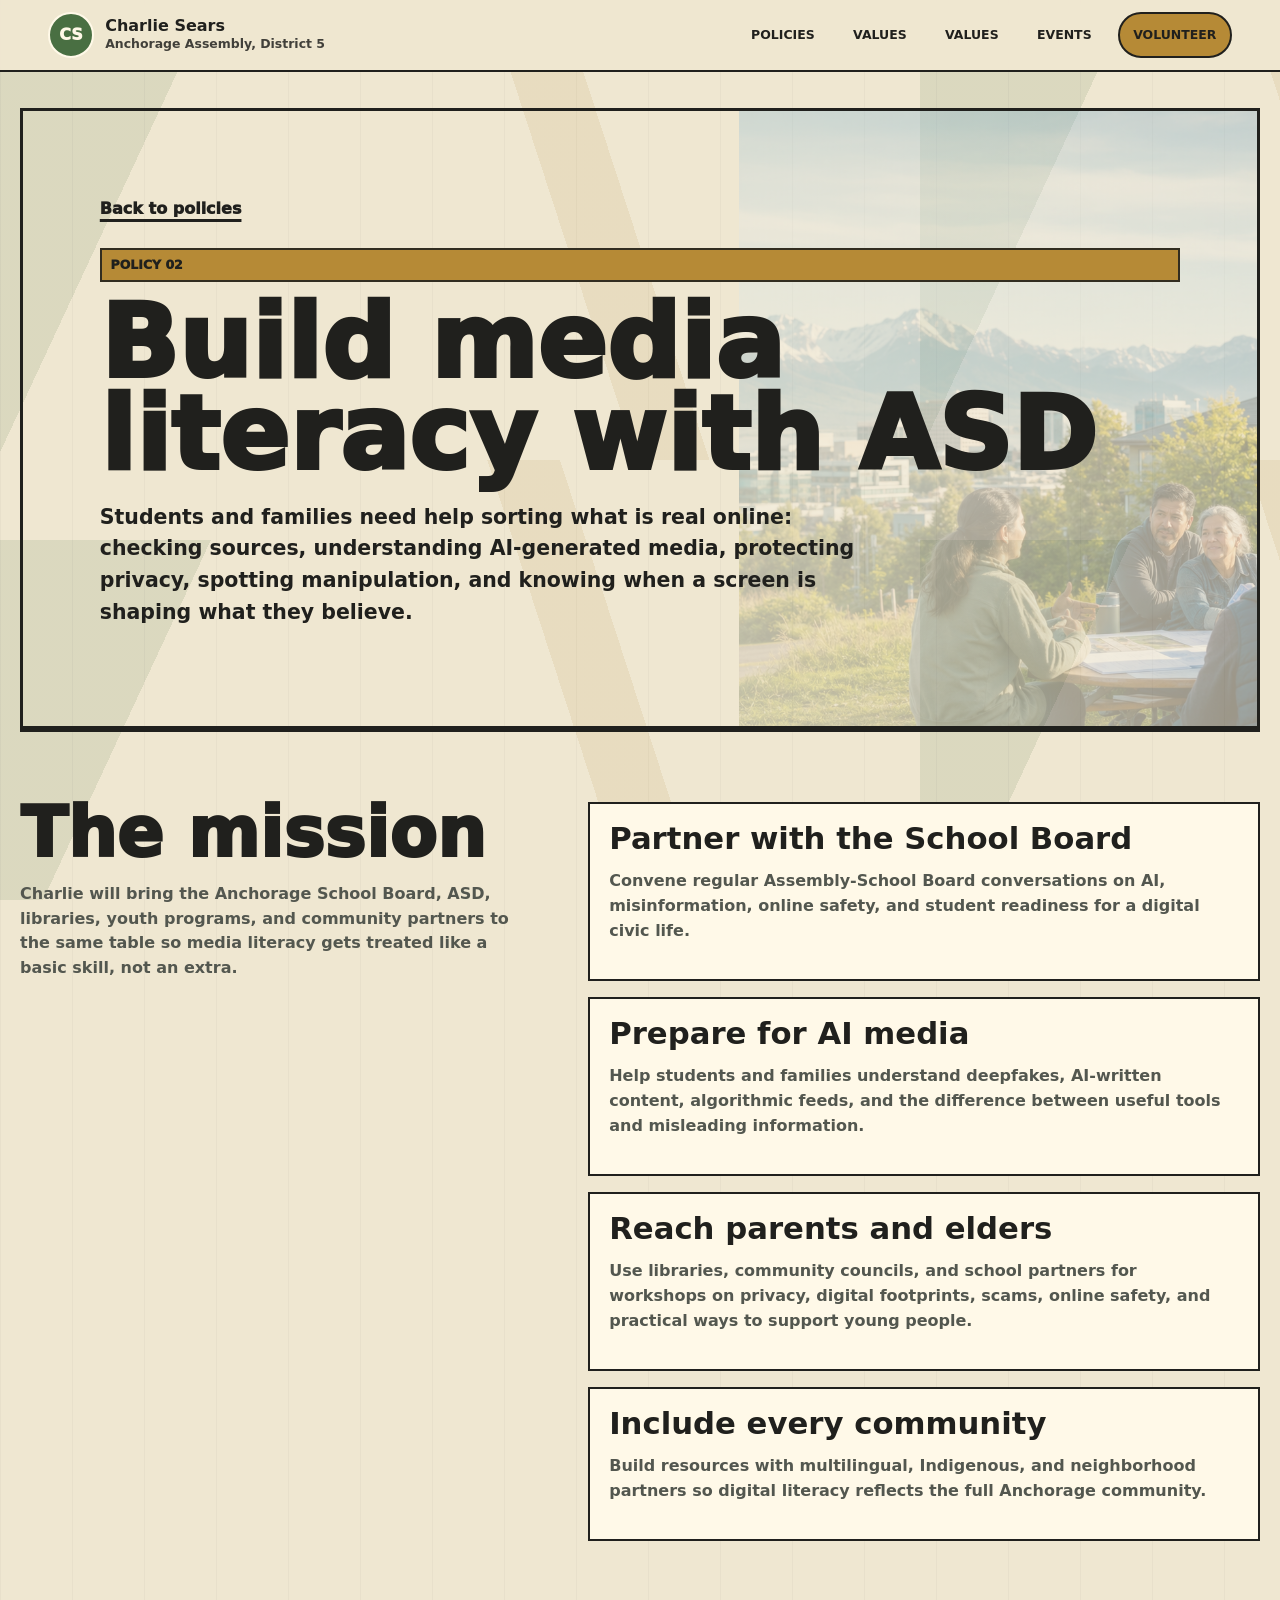
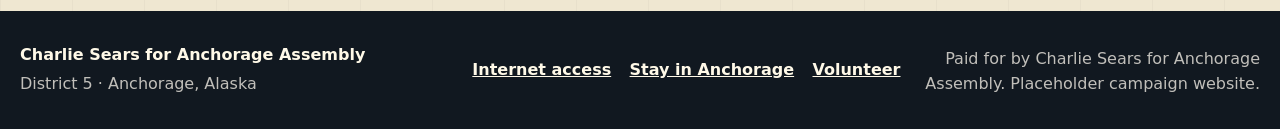
<file: media-literacy.html>
<!doctype html>
<html lang="en">
  <head>
    <meta charset="utf-8" />
    <meta name="viewport" content="width=device-width, initial-scale=1" />
    <meta
      name="description"
      content="Charlie Sears policy plan for media literacy, AI awareness, and youth readiness in Anchorage District 5."
    />
    <title>Media Literacy | Charlie Sears for Anchorage Assembly</title>
    <link rel="stylesheet" href="styles.css" />
  </head>
  <body>
    <a class="skip-link" href="#main">Skip to main content</a>
    <header class="site-header is-scrolled" data-header>
      <a class="brand" href="index.html#top" aria-label="Charlie Sears for Anchorage Assembly home">
        <span class="brand-mark" aria-hidden="true">CS</span>
        <span>
          <strong>Charlie Sears</strong>
          <small>Anchorage Assembly, District 5</small>
        </span>
      </a>
      <button class="nav-toggle" type="button" aria-expanded="false" aria-controls="site-nav">
        <span class="nav-toggle-bars" aria-hidden="true"></span>
        <span class="sr-only">Menu</span>
      </button>
      <nav id="site-nav" class="site-nav" aria-label="Primary navigation">
        <a href="index.html#policies">Policies</a>
        <a href="index.html#values">Values</a>
        <a href="index.html#values">Values</a>
        <a href="index.html#events">Events</a>
        <a class="nav-action" href="index.html#volunteer">Volunteer</a>
      </nav>
    </header>

    <main id="main" class="page-main">
      <section class="policy-hero color-gold" aria-labelledby="page-title">
        <a class="back-link" href="index.html#policies">Back to policies</a>
        <p class="eyebrow">Policy 02</p>
        <h1 id="page-title">Build media literacy with ASD</h1>
        <p>
          Students and families need help sorting what is real online: checking sources,
          understanding AI-generated media, protecting privacy, spotting manipulation, and knowing
          when a screen is shaping what they believe.
        </p>
      </section>

      <section class="policy-detail section" aria-label="Media literacy policy details">
        <div class="detail-lede">
          <h2>The mission</h2>
          <p>
            Charlie will bring the Anchorage School Board, ASD, libraries, youth programs, and
            community partners to the same table so media literacy gets treated like a basic skill,
            not an extra.
          </p>
        </div>
        <div class="detail-grid">
          <article>
            <h3>Partner with the School Board</h3>
            <p>
              Convene regular Assembly-School Board conversations on AI, misinformation, online
              safety, and student readiness for a digital civic life.
            </p>
          </article>
          <article>
            <h3>Prepare for AI media</h3>
            <p>
              Help students and families understand deepfakes, AI-written content, algorithmic
              feeds, and the difference between useful tools and misleading information.
            </p>
          </article>
          <article>
            <h3>Reach parents and elders</h3>
            <p>
              Use libraries, community councils, and school partners for workshops on privacy,
              digital footprints, scams, online safety, and practical ways to support young people.
            </p>
          </article>
          <article>
            <h3>Include every community</h3>
            <p>
              Build resources with multilingual, Indigenous, and neighborhood partners so digital
              literacy reflects the full Anchorage community.
            </p>
          </article>
        </div>
      </section>
    </main>

    <footer class="site-footer">
      <div>
        <strong>Charlie Sears for Anchorage Assembly</strong>
        <p>District 5 · Anchorage, Alaska</p>
      </div>
      <nav aria-label="Footer navigation">
        <a href="internet-access.html">Internet access</a>
        <a href="creative-economy.html">Stay in Anchorage</a>
        <a href="index.html#volunteer">Volunteer</a>
      </nav>
      <p class="disclaimer">Paid for by Charlie Sears for Anchorage Assembly. Placeholder campaign website.</p>
    </footer>
    <script src="script.js"></script>
  </body>
</html>
</file>
<file: styles.css>
:root {
  --ink: #20201d;
  --muted: #53574f;
  --paper: #efe7d1;
  --paper-2: #d9caa8;
  --white: #fff9e8;
  --blue: #496f62;
  --blue-dark: #203d34;
  --red: #6f5132;
  --gold: #b68a36;
  --green: #496f42;
  --fireweed: #7b6a32;
  --snow: #f7f1e4;
  --line: #20201d;
  --shadow: 6px 6px 0 rgba(32, 32, 29, 0.92);
  --shadow-soft: 0 18px 42px rgba(32, 32, 29, 0.14);
  --radius: 6px;
  --max: 1180px;
}

* {
  box-sizing: border-box;
}

html {
  scroll-behavior: smooth;
}

body {
  margin: 0;
  color: var(--ink);
  background:
    radial-gradient(ellipse at 12% 18%, transparent 0 44px, rgba(32, 32, 29, 0.055) 45px 46px, transparent 47px 92px),
    radial-gradient(ellipse at 82% 12%, transparent 0 58px, rgba(32, 32, 29, 0.045) 59px 60px, transparent 61px 122px),
    radial-gradient(ellipse at 62% 80%, transparent 0 70px, rgba(32, 32, 29, 0.04) 71px 72px, transparent 73px 144px),
    linear-gradient(90deg, rgba(32, 32, 29, 0.035) 1px, transparent 1px),
    linear-gradient(rgba(32, 32, 29, 0.035) 1px, transparent 1px),
    var(--paper);
  background-size:
    360px 220px,
    460px 280px,
    520px 340px,
    38px 38px,
    38px 38px;
  font-family:
    Inter, ui-sans-serif, system-ui, -apple-system, BlinkMacSystemFont, "Segoe UI", sans-serif;
  line-height: 1.55;
}

body::before {
  position: fixed;
  inset: 0;
  z-index: -1;
  pointer-events: none;
  background:
    linear-gradient(135deg, transparent 0 44%, rgba(73, 111, 66, 0.075) 44% 45%, transparent 45% 100%),
    linear-gradient(28deg, transparent 0 55%, rgba(182, 138, 54, 0.06) 55% 56%, transparent 56% 100%);
  background-size: 520px 260px, 420px 220px;
  content: "";
}

img {
  max-width: 100%;
  display: block;
}

a {
  color: inherit;
}

button,
input,
select {
  font: inherit;
}

:focus-visible {
  outline: 4px solid var(--gold);
  outline-offset: 4px;
}

.sr-only {
  position: absolute;
  width: 1px;
  height: 1px;
  padding: 0;
  margin: -1px;
  overflow: hidden;
  clip: rect(0, 0, 0, 0);
  white-space: nowrap;
  border: 0;
}

.skip-link {
  position: fixed;
  top: 12px;
  left: 12px;
  z-index: 100;
  padding: 0.75rem 1rem;
  color: var(--white);
  background: var(--blue-dark);
  border: 2px solid var(--ink);
  border-radius: var(--radius);
  transform: translateY(-140%);
}

.skip-link:focus {
  transform: translateY(0);
}

.site-header {
  position: fixed;
  top: 0;
  left: 0;
  right: 0;
  z-index: 50;
  display: flex;
  align-items: center;
  justify-content: space-between;
  gap: 1rem;
  min-height: 76px;
  padding: 0.85rem clamp(1rem, 4vw, 3rem);
  color: var(--ink);
  background: rgba(239, 231, 209, 0.96);
  border-bottom: 2px solid var(--ink);
  box-shadow: 0 4px 0 rgba(32, 32, 29, 0.14);
  backdrop-filter: blur(10px);
  transition:
    background 160ms ease,
    box-shadow 160ms ease,
    color 160ms ease;
}

.site-header.is-scrolled,
.site-header.is-open {
  color: var(--ink);
  background: rgba(239, 231, 209, 0.98);
}

.brand {
  display: inline-flex;
  align-items: center;
  gap: 0.7rem;
  min-height: 46px;
  min-width: 0;
  text-decoration: none;
}

.brand-mark {
  display: grid;
  width: 46px;
  height: 46px;
  place-items: center;
  flex: 0 0 auto;
  color: var(--white);
  background: var(--green);
  border: 2px solid currentColor;
  border-radius: 50%;
  font-weight: 950;
  box-shadow: 3px 3px 0 var(--ink);
}

.brand strong,
.brand small {
  display: block;
}

.brand strong {
  font-size: 1rem;
  line-height: 1.1;
}

.brand small {
  color: currentColor;
  font-size: 0.78rem;
  font-weight: 800;
  opacity: 0.84;
}

.site-nav {
  display: flex;
  align-items: center;
  gap: 0.45rem;
}

.site-nav a {
  min-height: 44px;
  padding: 0.7rem 0.85rem;
  border: 2px solid transparent;
  border-radius: var(--radius);
  font-weight: 900;
  font-size: 0.94rem;
  text-decoration: none;
}

.site-nav a:hover {
  background: rgba(255, 250, 240, 0.18);
  border-color: currentColor;
}

.site-header.is-scrolled .site-nav a:hover,
.site-header.is-open .site-nav a:hover {
  background: var(--white);
}

.site-nav .nav-action {
  margin-left: 0.2rem;
  color: var(--ink);
  background: var(--gold);
  border-color: var(--ink);
  box-shadow: 3px 3px 0 var(--ink);
}

.nav-toggle {
  display: none;
  width: 46px;
  height: 46px;
  padding: 0;
  color: currentColor;
  background: transparent;
  border: 2px solid currentColor;
  border-radius: var(--radius);
}

.nav-toggle-bars,
.nav-toggle-bars::before,
.nav-toggle-bars::after {
  display: block;
  width: 20px;
  height: 3px;
  margin: auto;
  background: currentColor;
  content: "";
}

.nav-toggle-bars::before {
  transform: translateY(-7px);
}

.nav-toggle-bars::after {
  transform: translateY(4px);
}

.hero {
  position: relative;
  display: grid;
  min-height: 94svh;
  overflow: hidden;
  color: var(--white);
  border-bottom: 3px solid var(--ink);
}

.hero-image,
.hero-overlay {
  position: absolute;
  inset: 0;
  width: 100%;
  height: 100%;
}

.hero-image {
  object-fit: cover;
}

.hero-overlay {
  background:
    linear-gradient(90deg, rgba(32, 61, 52, 0.93) 0%, rgba(32, 61, 52, 0.74) 42%, rgba(32, 61, 52, 0.2) 100%),
    linear-gradient(0deg, rgba(32, 32, 29, 0.78) 0%, rgba(32, 32, 29, 0.04) 52%);
}

.hero-content {
  position: relative;
  z-index: 1;
  width: min(100% - 2rem, var(--max));
  margin: 0 auto;
  padding: clamp(7rem, 15vh, 10rem) 0 12rem;
}

.hero-content::after {
  position: absolute;
  right: 0;
  bottom: 8.5rem;
  width: min(26vw, 260px);
  height: 90px;
  opacity: 0.8;
  background:
    linear-gradient(135deg, transparent 0 47%, var(--snow) 48% 52%, transparent 53%),
    linear-gradient(35deg, transparent 0 45%, var(--snow) 46% 50%, transparent 51%);
  content: "";
}

.eyebrow {
  display: inline-block;
  margin: 0 0 0.9rem;
  padding: 0.35rem 0.55rem;
  color: var(--ink);
  background: var(--gold);
  border: 2px solid rgba(32, 32, 29, 0.88);
  border-radius: 999px;
  font-size: 0.76rem;
  font-weight: 950;
  letter-spacing: 0;
  text-transform: uppercase;
}

h1,
h2,
h3,
p {
  overflow-wrap: anywhere;
}

h1,
h2,
h3 {
  margin: 0;
  line-height: 1.02;
}

h1 {
  max-width: 820px;
  font-size: clamp(2.65rem, 7vw, 6.2rem);
  letter-spacing: 0;
  text-wrap: balance;
}

h2 {
  font-size: clamp(2rem, 4vw, 3.75rem);
  text-wrap: balance;
}

h3 {
  font-size: 1.28rem;
}

.hero-copy {
  max-width: 660px;
  margin: 1.25rem 0 0;
  color: rgba(255, 250, 240, 0.92);
  font-size: clamp(1.08rem, 2vw, 1.3rem);
  font-weight: 700;
}

.hero-badges {
  display: flex;
  flex-wrap: wrap;
  gap: 0.55rem;
  max-width: 680px;
  margin-top: 1.1rem;
}

.hero-badges span {
  padding: 0.42rem 0.62rem;
  color: var(--ink);
  background: rgba(255, 249, 236, 0.9);
  border: 2px solid var(--ink);
  border-radius: 999px;
  box-shadow: 3px 3px 0 rgba(32, 32, 29, 0.8);
  font-size: 0.84rem;
  font-weight: 950;
}

.hero-actions {
  display: flex;
  flex-wrap: wrap;
  gap: 0.9rem;
  margin-top: 2rem;
}

.button {
  display: inline-flex;
  align-items: center;
  justify-content: center;
  min-height: 50px;
  padding: 0.78rem 1.1rem;
  color: var(--ink);
  background: var(--white);
  border: 2px solid var(--ink);
  border-radius: var(--radius);
  box-shadow: 4px 4px 0 rgba(32, 32, 29, 0.92);
  font-weight: 950;
  text-decoration: none;
  cursor: pointer;
}

.button:hover {
  transform: translate(2px, 2px);
  box-shadow: 2px 2px 0 rgba(32, 32, 29, 0.92);
}

.button-primary {
  color: var(--ink);
  background: var(--gold);
}

.button-secondary {
  color: var(--ink);
  background: var(--paper);
}

.hero-policy-strip {
  position: absolute;
  left: 50%;
  bottom: 0;
  z-index: 2;
  display: grid;
  grid-template-columns: repeat(3, 1fr);
  width: min(100% - 2rem, var(--max));
  background: var(--white);
  border: 3px solid var(--ink);
  border-bottom: 0;
  box-shadow: var(--shadow);
  transform: translateX(-50%);
}

.hero-policy-strip a {
  display: grid;
  gap: 0.35rem;
  min-height: 112px;
  padding: 1rem;
  color: var(--ink);
  border-right: 2px solid var(--ink);
  font-weight: 950;
  text-decoration: none;
}

.hero-policy-strip a:last-child {
  border-right: 0;
}

.hero-policy-strip a:hover {
  background: var(--gold);
}

.hero-policy-strip span {
  color: var(--green);
  font-size: 0.8rem;
}

.ridge-divider {
  height: 72px;
  margin-top: -1px;
  background:
    linear-gradient(135deg, transparent 0 19%, var(--ink) 19.3% 20.2%, transparent 20.5%),
    linear-gradient(45deg, transparent 0 27%, var(--ink) 27.3% 28.2%, transparent 28.5%),
    linear-gradient(135deg, transparent 0 36%, var(--ink) 36.3% 37.2%, transparent 37.5%),
    linear-gradient(45deg, transparent 0 46%, var(--ink) 46.3% 47.2%, transparent 47.5%),
    var(--blue-dark);
  background-size: 260px 72px;
  border-bottom: 3px solid var(--ink);
}

.section {
  width: min(100% - 2rem, var(--max));
  margin: 0 auto;
  padding: clamp(4rem, 8vw, 7rem) 0;
}

.section-light {
  width: 100%;
  background:
    radial-gradient(circle at 14% 22%, rgba(51, 95, 115, 0.1) 0 58px, transparent 59px),
    radial-gradient(circle at 86% 66%, rgba(142, 73, 107, 0.08) 0 62px, transparent 63px),
    var(--paper);
}

.section-light > * {
  width: min(100% - 2rem, var(--max));
  margin-left: auto;
  margin-right: auto;
}

.section-heading {
  max-width: 830px;
  margin-bottom: 2rem;
}

.platform-section {
  padding-top: clamp(4rem, 7vw, 6rem);
  padding-bottom: clamp(4rem, 7vw, 6rem);
  border-bottom: 3px solid var(--ink);
}

.platform-section .section-heading {
  padding: 1.1rem;
  background: rgba(255, 249, 236, 0.8);
  border-left: 8px solid var(--green);
}

.section-heading p:not(.eyebrow),
.events-section > div > p,
.volunteer-copy p {
  color: var(--muted);
  font-size: 1.08rem;
  font-weight: 650;
}

.compact {
  margin-bottom: 1.5rem;
}

.policy-grid {
  display: grid;
  grid-template-columns: repeat(3, 1fr);
  gap: 1.2rem;
}

.policy-card {
  display: flex;
  position: relative;
  min-height: 360px;
  flex-direction: column;
  gap: 1rem;
  padding: 1.15rem;
  background: var(--white);
  border: 3px solid var(--ink);
  border-radius: var(--radius);
  box-shadow: var(--shadow);
  overflow: hidden;
}

.policy-card::before {
  position: absolute;
  inset: 0 0 auto;
  height: 12px;
  background: rgba(255, 249, 236, 0.72);
  border-bottom: 2px solid rgba(32, 32, 29, 0.72);
  content: "";
}

.policy-card h3 {
  font-size: clamp(1.45rem, 2.8vw, 2.1rem);
}

.policy-card p,
.policy-card ul {
  margin: 0;
  color: var(--ink);
  font-weight: 650;
}

.policy-card ul {
  padding-left: 1.2rem;
}

.policy-card li + li {
  margin-top: 0.45rem;
}

.policy-tag {
  width: fit-content;
  padding: 0.3rem 0.55rem;
  background: var(--white);
  border: 2px solid var(--ink);
  border-radius: 999px;
  font-size: 0.78rem;
  font-weight: 950;
  text-transform: uppercase;
}

.policy-symbol {
  align-self: flex-end;
  display: grid;
  width: 58px;
  height: 58px;
  place-items: center;
  margin-bottom: -0.35rem;
  color: var(--white);
  background: var(--blue-dark);
  border: 2px solid var(--ink);
  border-radius: 50%;
  box-shadow: 3px 3px 0 rgba(32, 32, 29, 0.9);
  font-size: 0.86rem;
  font-weight: 950;
}

.text-link {
  display: inline-flex;
  align-items: center;
  min-height: 44px;
  width: fit-content;
  margin-top: auto;
  padding: 0.5rem 0;
  color: var(--ink);
  font-weight: 950;
  text-decoration-thickness: 3px;
  text-underline-offset: 5px;
}

.color-blue {
  background: #a9b99a;
}

.color-gold {
  background: #d6b66d;
}

.color-green {
  background: #c7bc8a;
}

.color-gold .policy-symbol {
  background: #6a6f3e;
}

.color-green .policy-symbol {
  background: var(--green);
}

.values-list {
  display: grid;
  grid-template-columns: repeat(3, 1fr);
  gap: 1rem;
}

.values-list article {
  min-height: 185px;
  padding: 1.15rem;
  background: var(--white);
  border: 2px solid var(--ink);
  border-radius: var(--radius);
  box-shadow: 4px 4px 0 rgba(32, 32, 29, 0.92);
}

.values-list article:nth-child(2n) {
  background: var(--paper-2);
}

.values-list h3 {
  color: var(--blue-dark);
}

.values-list p {
  margin-bottom: 0;
  color: var(--muted);
  font-weight: 650;
}

.events-section,
.volunteer-section {
  display: grid;
  grid-template-columns: minmax(0, 0.75fr) minmax(320px, 0.65fr);
  gap: clamp(1.5rem, 5vw, 4rem);
}

.event-list {
  display: grid;
  gap: 0.9rem;
}

.event-card {
  display: grid;
  grid-template-columns: 86px minmax(0, 1fr);
  gap: 1rem;
  align-items: center;
  padding: 1rem;
  background: var(--white);
  border: 2px solid var(--ink);
  border-radius: var(--radius);
  box-shadow: 4px 4px 0 rgba(32, 32, 29, 0.92);
}

.event-card time {
  display: grid;
  min-height: 64px;
  place-items: center;
  color: var(--white);
  background: var(--green);
  border: 2px solid var(--ink);
  border-radius: var(--radius);
  font-weight: 950;
}

.event-card p {
  margin: 0.35rem 0 0;
  color: var(--muted);
  font-weight: 650;
}

.volunteer-section {
  width: 100%;
  max-width: none;
  padding-left: max(1rem, calc((100% - var(--max)) / 2));
  padding-right: max(1rem, calc((100% - var(--max)) / 2));
  color: var(--white);
  background:
    linear-gradient(135deg, rgba(255, 249, 236, 0.08) 0 25%, transparent 25% 100%),
    var(--blue-dark);
  border-top: 3px solid var(--ink);
  border-bottom: 3px solid var(--ink);
}

.volunteer-copy .eyebrow {
  background: var(--gold);
}

.volunteer-copy p {
  color: rgba(255, 250, 240, 0.86);
}

.signup-form {
  display: grid;
  gap: 1rem;
  padding: 1.2rem;
  color: var(--ink);
  background: var(--white);
  border: 3px solid var(--ink);
  border-radius: var(--radius);
  box-shadow: var(--shadow);
}

.form-row {
  display: grid;
  gap: 0.4rem;
}

label {
  font-weight: 950;
}

input,
select {
  width: 100%;
  min-height: 50px;
  padding: 0.75rem 0.85rem;
  color: var(--ink);
  background: var(--white);
  border: 2px solid var(--ink);
  border-radius: var(--radius);
}

.form-note {
  margin: 0;
  color: var(--muted);
  font-size: 0.9rem;
  font-weight: 650;
}

.page-main {
  padding-top: 76px;
}

.policy-hero {
  width: min(100% - 2rem, var(--max));
  margin: 2rem auto 0;
  padding: clamp(2rem, 6vw, 5rem);
  border: 3px solid var(--ink);
  border-radius: var(--radius);
  box-shadow: var(--shadow);
}

.policy-hero h1 {
  color: var(--ink);
}

.policy-hero p:not(.eyebrow) {
  max-width: 780px;
  color: var(--ink);
  font-size: clamp(1.08rem, 2vw, 1.28rem);
  font-weight: 750;
}

.back-link {
  display: inline-flex;
  align-items: center;
  min-height: 44px;
  margin-bottom: 1rem;
  font-weight: 950;
  text-decoration-thickness: 3px;
  text-underline-offset: 5px;
}

.policy-detail {
  display: grid;
  grid-template-columns: minmax(0, 0.65fr) minmax(0, 1fr);
  gap: clamp(1.5rem, 5vw, 4rem);
}

.detail-lede {
  position: sticky;
  top: 110px;
  align-self: start;
}

.detail-lede p,
.detail-grid p {
  color: var(--muted);
  font-weight: 650;
}

.detail-grid {
  display: grid;
  gap: 1rem;
}

.detail-grid article {
  padding: 1.2rem;
  background: var(--white);
  border: 2px solid var(--ink);
  border-radius: var(--radius);
  box-shadow: 4px 4px 0 rgba(32, 32, 29, 0.92);
}

.site-footer {
  display: grid;
  grid-template-columns: minmax(0, 1.4fr) auto minmax(0, 1.1fr);
  gap: 1rem;
  align-items: center;
  padding: 2rem max(1rem, calc((100% - var(--max)) / 2));
  color: var(--white);
  background: #111820;
}

.site-footer p {
  margin: 0.25rem 0 0;
  color: rgba(255, 250, 240, 0.74);
}

.site-footer nav {
  display: flex;
  flex-wrap: wrap;
  gap: 0.75rem;
}

.site-footer a {
  min-height: 44px;
  padding: 0.6rem 0.2rem;
  font-weight: 900;
}

.disclaimer {
  text-align: right;
}

@media (max-width: 900px) {
  .nav-toggle {
    display: grid;
  }

  .site-nav {
    position: absolute;
    top: 100%;
    left: 0;
    right: 0;
    display: none;
    padding: 0.7rem 1rem 1.1rem;
    color: var(--ink);
    background: rgba(242, 234, 219, 0.98);
    border-bottom: 2px solid var(--ink);
  }

  .site-nav.is-open {
    display: grid;
  }

  .site-nav a {
    width: 100%;
  }

  .site-nav .nav-action {
    margin-left: 0;
    text-align: center;
  }

  .hero-content {
    padding-bottom: 17rem;
  }

  .hero-policy-strip,
  .policy-grid,
  .values-list {
    grid-template-columns: 1fr;
  }

  .hero-policy-strip a {
    min-height: auto;
    border-right: 0;
    border-bottom: 2px solid var(--ink);
  }

  .hero-policy-strip a:last-child {
    border-bottom: 0;
  }

  .events-section,
  .volunteer-section,
  .site-footer,
  .policy-detail {
    grid-template-columns: 1fr;
  }

  .detail-lede {
    position: static;
  }

  .disclaimer {
    text-align: left;
  }
}

@media (max-width: 560px) {
  .brand small {
    display: none;
  }

  .brand-mark {
    width: 40px;
    height: 40px;
  }

  .hero {
    min-height: 96svh;
  }

  .hero-overlay {
    background:
      linear-gradient(90deg, rgba(24, 56, 73, 0.93) 0%, rgba(24, 56, 73, 0.74) 100%),
      linear-gradient(0deg, rgba(32, 32, 29, 0.82) 0%, rgba(32, 32, 29, 0.1) 58%);
  }

  .hero-content {
    padding-top: 7rem;
  }

  .hero-actions,
  .button {
    width: 100%;
  }

  .policy-card {
    min-height: 0;
  }

  .event-card {
    grid-template-columns: 1fr;
  }

  .event-card time {
    width: 86px;
  }

  .policy-hero {
    margin-top: 1rem;
    padding: 1.25rem;
  }
}

@media (prefers-reduced-motion: reduce) {
  *,
  *::before,
  *::after {
    scroll-behavior: auto !important;
    transition-duration: 0.01ms !important;
    animation-duration: 0.01ms !important;
    animation-iteration-count: 1 !important;
  }
}

/* Editorial redesign overrides */
:root {
  --display:
    "Arial Black", "Impact", "Inter Tight", "Arial Narrow", Inter, ui-sans-serif, system-ui,
    sans-serif;
  --max: 1240px;
  --shadow: none;
}

body {
  background:
    linear-gradient(90deg, rgba(32, 32, 29, 0.035) 1px, transparent 1px),
    var(--paper);
  background-size: 72px 72px;
}

body::before {
  background:
    linear-gradient(115deg, rgba(73, 111, 66, 0.12) 0 18%, transparent 18% 100%),
    linear-gradient(72deg, transparent 0 70%, rgba(182, 138, 54, 0.11) 70% 78%, transparent 78% 100%);
  background-size: 920px 540px, 760px 460px;
}

.site-header {
  min-height: 72px;
  padding-block: 0.65rem;
  background: rgba(255, 249, 232, 0.98);
  box-shadow: none;
}

.brand-mark {
  box-shadow: none;
}

.site-nav a {
  border-radius: 999px;
  text-transform: uppercase;
  font-size: 0.78rem;
}

.site-nav .nav-action {
  box-shadow: none;
}

.hero {
  min-height: 88svh;
  isolation: isolate;
}

.hero::after {
  position: absolute;
  inset: 72px clamp(1rem, 4vw, 3rem) auto auto;
  z-index: 2;
  width: min(30vw, 360px);
  height: 44svh;
  pointer-events: none;
  border: 3px solid rgba(255, 249, 232, 0.86);
  background: rgba(182, 138, 54, 0.2);
  mix-blend-mode: screen;
  content: "";
}

.hero-overlay {
  background:
    linear-gradient(90deg, rgba(20, 47, 39, 0.98) 0%, rgba(20, 47, 39, 0.82) 42%, rgba(20, 47, 39, 0.18) 100%),
    linear-gradient(0deg, rgba(20, 47, 39, 0.82) 0%, rgba(20, 47, 39, 0.08) 56%);
}

.hero-content {
  width: min(100% - 2rem, var(--max));
  padding: clamp(6.5rem, 13vh, 10rem) 0 10.5rem;
}

.hero-content::after {
  display: none;
}

.eyebrow,
.policy-tag {
  border-radius: 0;
  font-size: 0.78rem;
  letter-spacing: 0;
}

h1,
h2 {
  font-family: var(--display);
  font-weight: 950;
  letter-spacing: 0;
  text-transform: none;
  overflow-wrap: normal;
  word-break: normal;
}

h1 {
  max-width: 1120px;
  font-size: clamp(3.2rem, 8vw, 7.4rem);
  line-height: 0.9;
}

h2 {
  font-size: clamp(2.45rem, 5.4vw, 5.2rem);
  line-height: 0.92;
}

h3 {
  font-size: clamp(1.25rem, 2.4vw, 2.1rem);
  line-height: 0.98;
}

.hero-copy {
  max-width: 740px;
  font-size: clamp(1.08rem, 1.6vw, 1.35rem);
  font-weight: 850;
}

.hero-badges span,
.button,
.event-card,
.signup-form,
.values-list article,
.detail-grid article {
  box-shadow: none;
}

.hero-badges span {
  border-radius: 0;
}

.button {
  border-width: 3px;
  border-radius: 0;
}

.button:hover {
  transform: none;
  box-shadow: inset 0 -6px 0 rgba(32, 32, 29, 0.18);
}

.hero-policy-strip {
  width: min(100% - 2rem, var(--max));
  box-shadow: none;
  border-width: 3px;
}

.hero-policy-strip a {
  min-height: 98px;
  padding: 0.85rem 1rem;
  font-size: clamp(0.95rem, 1.25vw, 1.16rem);
}

.hero-policy-strip span {
  font-size: 1rem;
}

.ridge-divider {
  height: 42px;
  background: var(--green);
  border-bottom: 3px solid var(--ink);
}

.platform-section {
  position: relative;
  overflow: hidden;
  padding-top: 0;
}

.platform-section::before {
  display: block;
  height: clamp(190px, 28vw, 330px);
  margin-bottom: clamp(2.25rem, 5vw, 4rem);
  border-bottom: 3px solid var(--ink);
  background:
    linear-gradient(90deg, rgba(32, 61, 52, 0.18), rgba(32, 61, 52, 0.74)),
    url("assets/anchorage-district-5-hero.png") center 45% / cover;
  content: "";
}

.platform-section .section-heading {
  display: grid;
  grid-template-columns: minmax(0, 0.9fr) minmax(280px, 0.45fr);
  gap: 1.5rem;
  align-items: end;
  max-width: var(--max);
  padding: 0;
  background: transparent;
  border-left: 0;
}

.platform-section .section-heading .eyebrow {
  grid-column: 1 / -1;
  width: fit-content;
}

.platform-section .section-heading p:not(.eyebrow) {
  margin: 0;
  padding: 1rem;
  color: var(--ink);
  background: var(--white);
  border: 3px solid var(--ink);
  font-size: 1.08rem;
}

.policy-grid {
  grid-template-columns: 1fr;
  gap: 0;
  border-top: 3px solid var(--ink);
}

.policy-card {
  display: grid;
  grid-template-columns: 86px minmax(0, 0.85fr) minmax(250px, 0.8fr) auto;
  min-height: 0;
  align-items: center;
  gap: clamp(0.85rem, 2.2vw, 1.5rem);
  padding: clamp(0.85rem, 2.15vw, 1.4rem) 0;
  border: 0;
  border-bottom: 3px solid var(--ink);
  border-radius: 0;
  box-shadow: none;
  background: transparent;
}

.policy-card::before {
  display: none;
}

.policy-symbol {
  grid-column: 1;
  grid-row: 1 / span 3;
  width: 70px;
  height: 70px;
  margin: 0;
  border-radius: 0;
  box-shadow: none;
  font-size: 1rem;
}

.policy-card .policy-tag {
  grid-column: 2;
  width: fit-content;
}

.policy-card h3 {
  grid-column: 2;
  font-family: var(--display);
  font-weight: 950;
  font-size: clamp(2rem, 4.7vw, 4.4rem);
  line-height: 0.9;
}

.policy-card p {
  grid-column: 3;
  font-size: clamp(0.96rem, 1.2vw, 1.08rem);
}

.policy-card .text-link {
  grid-column: 4;
  align-self: center;
  min-width: 118px;
  justify-content: center;
  padding: 0.75rem 0.9rem;
  color: var(--ink);
  background: var(--gold);
  border: 2px solid var(--ink);
  text-decoration: none;
}

.color-gold,
.color-green,
.color-blue {
  background: transparent;
}

.section-light {
  background: var(--paper);
}

.section {
  padding-top: clamp(3rem, 5.5vw, 4.75rem);
  padding-bottom: clamp(3rem, 5.5vw, 4.75rem);
}

.values-list {
  grid-template-columns: repeat(2, 1fr);
  gap: 0;
  border-top: 3px solid var(--ink);
  border-left: 3px solid var(--ink);
}

.values-list article {
  min-height: 168px;
  padding: clamp(0.85rem, 1.5vw, 1.15rem);
  border: 0;
  border-right: 3px solid var(--ink);
  border-bottom: 3px solid var(--ink);
  border-radius: 0;
  background: var(--white);
}

.values-list article:nth-child(2n) {
  background: var(--paper-2);
}

.values-list h3 {
  color: var(--ink);
  font-family: var(--display);
  font-weight: 950;
}

.events-section {
  border-top: 3px solid var(--ink);
}

.event-card {
  border-radius: 0;
}

.event-card time {
  border-radius: 0;
}

.volunteer-section {
  background:
    linear-gradient(90deg, rgba(20, 47, 39, 0.96), rgba(20, 47, 39, 0.78)),
    url("assets/anchorage-district-5-hero.png") center / cover;
}

.signup-form,
input,
select {
  border-radius: 0;
}

.policy-hero {
  position: relative;
  display: grid;
  min-height: 52svh;
  align-content: end;
  overflow: hidden;
  border-radius: 0;
  box-shadow: none;
}

.policy-hero::after {
  position: absolute;
  inset: 0 0 0 auto;
  z-index: 0;
  width: min(42%, 520px);
  opacity: 0.35;
  background:
    linear-gradient(90deg, rgba(255, 249, 232, 0.35), rgba(255, 249, 232, 0)),
    url("assets/anchorage-district-5-hero.png") center / cover;
  content: "";
}

.policy-hero > * {
  position: relative;
  z-index: 1;
}

.policy-detail {
  grid-template-columns: minmax(0, 0.75fr) minmax(0, 1fr);
  border-top: 3px solid var(--ink);
}

.detail-grid article {
  border-radius: 0;
}

@media (max-width: 900px) {
  .hero::after {
    display: none;
  }

  .hero {
    display: block;
    min-height: 0;
  }

  .hero-content {
    padding-bottom: 2rem;
  }

  .hero-policy-strip {
    position: relative;
    left: auto;
    bottom: auto;
    width: min(100% - 2rem, var(--max));
    margin: 0 auto;
    transform: none;
  }

  h1 {
    font-size: clamp(2.85rem, 13.2vw, 5rem);
    line-height: 0.9;
  }

  .platform-section .section-heading,
  .policy-card,
  .policy-detail {
    grid-template-columns: 1fr;
  }

  .policy-card {
    padding: 1.25rem 0;
  }

  .policy-symbol,
  .policy-card .policy-tag,
  .policy-card h3,
  .policy-card p,
  .policy-card .text-link {
    grid-column: 1;
  }

  .policy-symbol {
    width: 64px;
    height: 64px;
    grid-row: auto;
  }

  .values-list {
    grid-template-columns: 1fr;
  }

  .policy-hero::after {
    display: none;
  }
}
</file>
